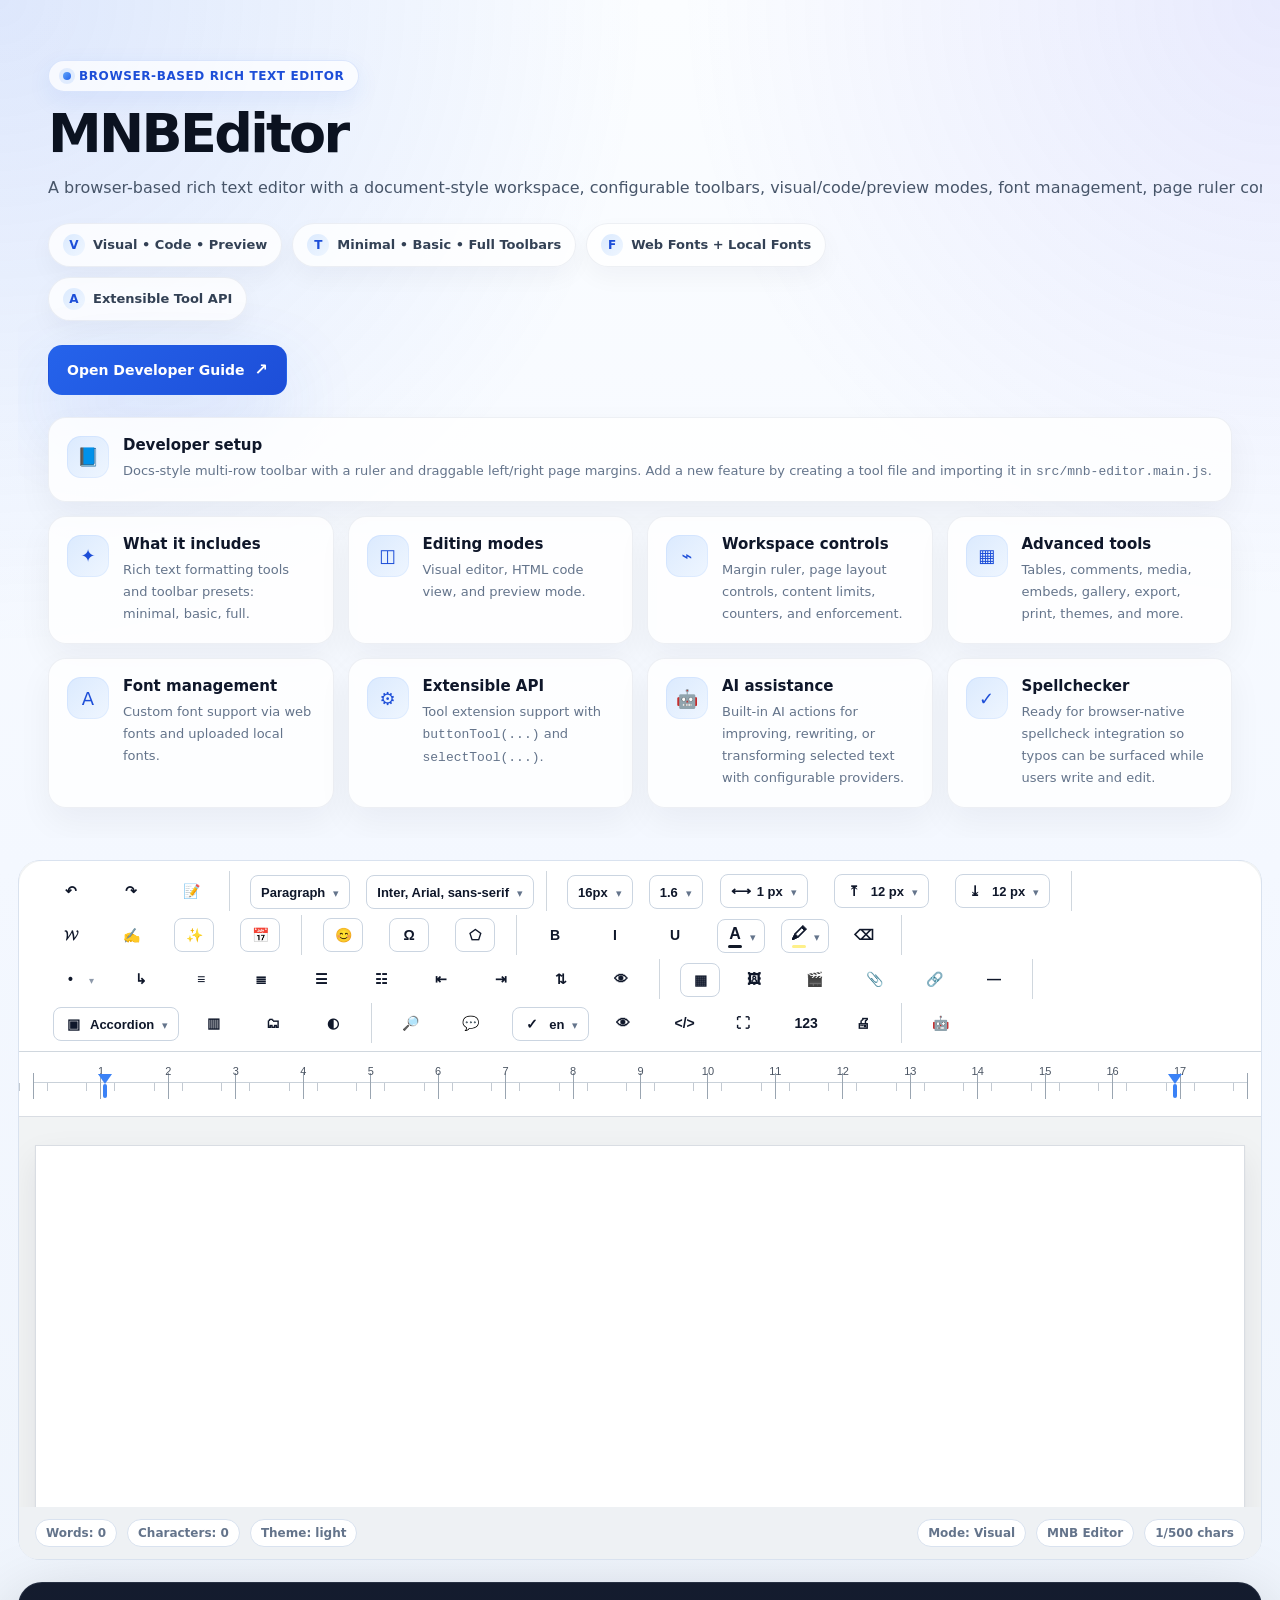
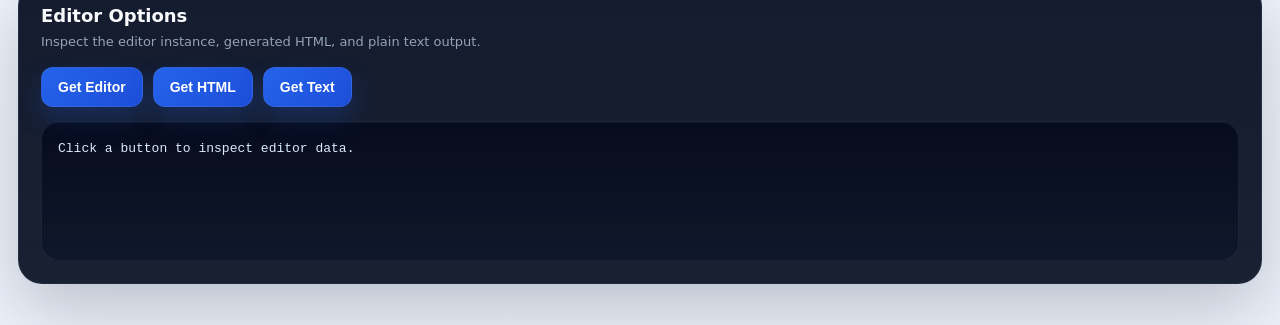
<file: index.html>
<!doctype html>
<html lang="en">
  <head>
    <meta charset="utf-8" />
    <title>MNB Editor</title>
    <meta name="viewport" content="width=device-width, initial-scale=1" />
    <link rel="stylesheet" href="./mnb-editor.css" />
    <style>
      :root {
        --bg-1: #f6f9ff;
        --bg-2: #eef4ff;
        --panel: rgba(255, 255, 255, 0.78);
        --panel-solid: #ffffff;
        --text: #0f172a;
        --muted: #64748b;
        --muted-soft: #94a3b8;
        --border: rgba(148, 163, 184, 0.18);
        --primary: #2563eb;
        --primary-dark: #1d4ed8;
        --primary-soft: rgba(37, 99, 235, 0.08);
        --shadow-sm: 0 10px 30px rgba(15, 23, 42, 0.06);
        --shadow-md: 0 18px 50px rgba(15, 23, 42, 0.1);
        --shadow-lg: 0 30px 80px rgba(37, 99, 235, 0.15);
        --radius-xl: 28px;
        --radius-lg: 22px;
        --radius-md: 16px;
        --radius-sm: 12px;
      }

      * {
        box-sizing: border-box;
      }

      html {
        scroll-behavior: smooth;
      }

      body {
        margin: 0;
        color: var(--text);
        font-family: Inter, ui-sans-serif, system-ui, -apple-system, BlinkMacSystemFont, "Segoe UI", sans-serif;
        background:
          radial-gradient(circle at top left, rgba(37, 99, 235, 0.14), transparent 28%),
          radial-gradient(circle at top right, rgba(99, 102, 241, 0.12), transparent 26%),
          linear-gradient(180deg, #fbfdff 0%, #f4f8ff 45%, #edf3fb 100%);
      }

      .page-shell {
        max-width: 1450px;
        margin: 0 auto;
        padding: 30px 18px 42px;
      }

      .editor-hero {
        position: relative;
        overflow: hidden;
        margin-bottom: 22px;
        padding: 30px;
      }

      .editor-hero::before {
        content: "";
        position: absolute;
        left: -60px;
        bottom: -80px;
        width: 240px;
        height: 240px;
        border-radius: 999px;
        background: none;
        pointer-events: none;
      }

      .editor-hero::after {
        content: "";
        position: absolute;
        right: -90px;
        top: -90px;
        width: 280px;
        height: 280px;
        border-radius: 999px;
        background: none;
        pointer-events: none;
      }

      .editor-hero-top {
        position: relative;
        z-index: 1;
        display: flex;
        align-items: flex-start;
        justify-content: space-between;
        gap: 24px;
        flex-wrap: wrap;
      }

      .editor-hero-title-wrap {
        max-width: 930px;
      }

      .hero-kicker {
        display: inline-flex;
        align-items: center;
        gap: 8px;
        margin-bottom: 14px;
        padding: 8px 14px;
        border: 1px solid rgba(37, 99, 235, 0.14);
        border-radius: 999px;
        background: rgba(255, 255, 255, 0.72);
        color: var(--primary-dark);
        font-size: 12px;
        font-weight: 700;
        letter-spacing: 0.05em;
        text-transform: uppercase;
        box-shadow: 0 8px 24px rgba(37, 99, 235, 0.08);
      }

      .hero-kicker-dot {
        width: 8px;
        height: 8px;
        border-radius: 999px;
        background: linear-gradient(135deg, #60a5fa, #2563eb);
        box-shadow: 0 0 0 4px rgba(59, 130, 246, 0.12);
      }

      .editor-hero-title-wrap h2 {
        margin: 0 0 12px;
        font-size: clamp(34px, 4.5vw, 54px);
        line-height: 1.02;
        letter-spacing: -0.05em;
        color: #0b1220;
      }

      .editor-hero-title-wrap p {
        margin: 0;
        color: #475569;
        font-size: 16px;
        line-height: 1.85;
        width: max-content;
      }

      .hero-badges {
        display: flex;
        flex-wrap: wrap;
        gap: 10px;
        margin-top: 20px;
      }

      .hero-badge {
        display: inline-flex;
        align-items: center;
        gap: 8px;
        padding: 10px 14px;
        border: 1px solid rgba(148, 163, 184, 0.16);
        border-radius: 999px;
        background: rgba(255, 255, 255, 0.78);
        color: #334155;
        font-size: 13px;
        font-weight: 600;
        box-shadow: 0 10px 24px rgba(15, 23, 42, 0.04);
      }

      .hero-badge-icon {
        display: inline-flex;
        align-items: center;
        justify-content: center;
        width: 22px;
        height: 22px;
        border-radius: 999px;
        background: linear-gradient(135deg, #dbeafe, #eff6ff);
        color: var(--primary-dark);
        font-size: 12px;
        font-weight: 800;
      }

      .editor-guide-link {
        position: relative;
        z-index: 1;
        display: inline-flex;
        align-items: center;
        justify-content: center;
        gap: 10px;
        min-height: 50px;
        padding: 12px 18px;
        border-radius: 14px;
        border: 1px solid rgba(37, 99, 235, 0.14);
        background: linear-gradient(135deg, var(--primary) 0%, var(--primary-dark) 100%);
        color: #fff;
        font-size: 14px;
        font-weight: 700;
        text-decoration: none;
        white-space: nowrap;
        box-shadow: var(--shadow-lg);
        transition: transform 0.2s ease, box-shadow 0.2s ease, opacity 0.2s ease;
      }

      .editor-guide-link:hover {
        transform: translateY(-1px);
        box-shadow: 0 22px 55px rgba(37, 99, 235, 0.22);
        opacity: 0.98;
      }

      .guide-arrow {
        font-size: 16px;
        line-height: 1;
      }

      .editor-hero-features {
        position: relative;
        z-index: 1;
        display: grid;
        grid-template-columns: repeat(4, minmax(0, 1fr));
        gap: 14px;
        margin-top: 22px;
      }

      .editor-feature-card {
        display: flex;
        gap: 14px;
        align-items: flex-start;
        padding: 18px;
        border: 1px solid rgba(148, 163, 184, 0.16);
        border-radius: 18px;
        background: rgba(255, 255, 255, 0.82);
        box-shadow: 0 14px 34px rgba(15, 23, 42, 0.05);
        transition: transform 0.18s ease, box-shadow 0.18s ease, border-color 0.18s ease;
      }

      .editor-feature-card:hover {
        transform: translateY(-2px);
        border-color: rgba(37, 99, 235, 0.18);
        box-shadow: 0 18px 40px rgba(37, 99, 235, 0.10);
      }

      .editor-feature-card.feature-wide {
        grid-column: 1 / -1;
      }

      .feature-icon {
        flex: 0 0 auto;
        display: inline-flex;
        align-items: center;
        justify-content: center;
        width: 42px;
        height: 42px;
        border-radius: 14px;
        background: linear-gradient(135deg, #dbeafe, #eff6ff);
        color: var(--primary-dark);
        font-size: 18px;
        box-shadow: inset 0 0 0 1px rgba(59, 130, 246, 0.08);
      }

      .feature-content strong {
        display: block;
        margin-bottom: 6px;
        font-size: 15px;
        color: #0f172a;
      }

      .feature-content span {
        display: block;
        color: var(--muted);
        font-size: 13px;
        line-height: 1.7;
      }

      .editor-stage {
        margin-top: 4px;
        padding: 14px;
        border: 1px solid var(--border);
        border-radius: 28px;
        background: rgba(255, 255, 255, 0.62);
        backdrop-filter: blur(10px);
        box-shadow: var(--shadow-md);
      }

      #editor {
        border-radius: 22px;
        overflow: hidden;
      }

      .editor-bottom-panel {
        margin-top: 22px;
        padding: 22px;
        border-radius: 24px;
        border: 1px solid rgba(148, 163, 184, 0.12);
        background:
          linear-gradient(180deg, rgba(15, 23, 42, 0.98) 0%, rgba(15, 23, 42, 0.96) 100%);
        box-shadow: 0 24px 70px rgba(2, 6, 23, 0.22);
      }

      .editor-bottom-head {
        display: flex;
        align-items: flex-start;
        justify-content: space-between;
        gap: 16px;
        flex-wrap: wrap;
        margin-bottom: 14px;
      }

      .editor-bottom-head h3 {
        margin: 0 0 6px;
        font-size: 18px;
        color: #f8fafc;
      }

      .editor-bottom-head p {
        margin: 0;
        color: #94a3b8;
        font-size: 13px;
        line-height: 1.6;
      }

      .editor-bottom-actions {
        display: flex;
        flex-wrap: wrap;
        gap: 10px;
        margin-bottom: 14px;
      }

      .editor-bottom-actions button {
        appearance: none;
        border: 1px solid rgba(148, 163, 184, 0.12);
        border-radius: 12px;
        padding: 11px 16px;
        font-size: 14px;
        font-weight: 700;
        cursor: pointer;
        background: linear-gradient(135deg, #2563eb 0%, #1d4ed8 100%);
        color: #fff;
        box-shadow: 0 12px 26px rgba(37, 99, 235, 0.22);
        transition: transform 0.18s ease, box-shadow 0.18s ease, opacity 0.18s ease;
      }

      .editor-bottom-actions button:hover {
        transform: translateY(-1px);
        box-shadow: 0 18px 34px rgba(37, 99, 235, 0.28);
      }

      #editorOutput {
        min-height: 140px;
        max-height: 340px;
        overflow: auto;
        margin: 0;
        padding: 16px;
        border: 1px solid rgba(148, 163, 184, 0.12);
        border-radius: 18px;
        background:
          linear-gradient(180deg, rgba(2, 6, 23, 0.76) 0%, rgba(15, 23, 42, 0.94) 100%);
        color: #dbeafe;
        font-size: 13px;
        line-height: 1.7;
        white-space: pre-wrap;
        word-break: break-word;
        box-shadow: inset 0 1px 0 rgba(255, 255, 255, 0.03);
      }

      @media (max-width: 1080px) {
        .editor-hero-features {
          grid-template-columns: 1fr;
        }

        .editor-feature-card.feature-wide {
          grid-column: auto;
        }
      }

      @media (max-width: 768px) {
        .page-shell {
          padding: 18px 14px 28px;
        }

        .editor-hero,
        .editor-bottom-panel {
          padding: 18px;
          border-radius: 20px;
        }

        .editor-stage {
          padding: 10px;
          border-radius: 20px;
        }

        .editor-hero-top {
          flex-direction: column;
          align-items: stretch;
        }

        .editor-guide-link {
          width: 100%;
        }

        .hero-badges {
          gap: 8px;
        }

        .hero-badge {
          width: 100%;
          justify-content: flex-start;
        }

        .editor-feature-card {
          padding: 16px;
        }
      }
    </style>
  </head>
  <body>
    <div class="page-shell">
      <div class="editor-hero">
        <div class="editor-hero-top">
          <div class="editor-hero-title-wrap">
            <div class="hero-kicker">
              <span class="hero-kicker-dot"></span>
              Browser-based rich text editor
            </div>

            <h2>MNBEditor</h2>

            <p>
              A browser-based rich text editor with a document-style workspace,
              configurable toolbars, visual/code/preview modes, font management,
              page ruler controls, alerts, modal forms, and an extensible tool system.
            </p>

            <div class="hero-badges">
              <span class="hero-badge">
                <span class="hero-badge-icon">V</span>
                Visual • Code • Preview
              </span>

              <span class="hero-badge">
                <span class="hero-badge-icon">T</span>
                Minimal • Basic • Full Toolbars
              </span>

              <span class="hero-badge">
                <span class="hero-badge-icon">F</span>
                Web Fonts + Local Fonts
              </span>

              <span class="hero-badge">
                <span class="hero-badge-icon">A</span>
                Extensible Tool API
              </span>
            </div>
          </div>

          <a
            class="editor-guide-link"
            href="./MNBEditor_Guide.html"
            target="_blank"
            rel="noopener noreferrer"
          >
            Open Developer Guide
            <span class="guide-arrow">↗</span>
          </a>
        </div>

        <div class="editor-hero-features">
          <div class="editor-feature-card feature-wide">
            <div class="feature-icon">📘</div>
            <div class="feature-content">
              <strong>Developer setup</strong>
              <span>
                Docs-style multi-row toolbar with a ruler and draggable left/right page margins.
                Add a new feature by creating a tool file and importing it in
                <code>src/mnb-editor.main.js</code>.
              </span>
            </div>
          </div>

          <div class="editor-feature-card">
            <div class="feature-icon">✦</div>
            <div class="feature-content">
              <strong>What it includes</strong>
              <span>Rich text formatting tools and toolbar presets: minimal, basic, full.</span>
            </div>
          </div>

          <div class="editor-feature-card">
            <div class="feature-icon">◫</div>
            <div class="feature-content">
              <strong>Editing modes</strong>
              <span>Visual editor, HTML code view, and preview mode.</span>
            </div>
          </div>

          <div class="editor-feature-card">
            <div class="feature-icon">⌁</div>
            <div class="feature-content">
              <strong>Workspace controls</strong>
              <span>Margin ruler, page layout controls, content limits, counters, and enforcement.</span>
            </div>
          </div>

          <div class="editor-feature-card">
            <div class="feature-icon">▦</div>
            <div class="feature-content">
              <strong>Advanced tools</strong>
              <span>Tables, comments, media, embeds, gallery, export, print, themes, and more.</span>
            </div>
          </div>

          <div class="editor-feature-card">
            <div class="feature-icon">A</div>
            <div class="feature-content">
              <strong>Font management</strong>
              <span>Custom font support via web fonts and uploaded local fonts.</span>
            </div>
          </div>

          <div class="editor-feature-card">
            <div class="feature-icon">⚙</div>
            <div class="feature-content">
              <strong>Extensible API</strong>
              <span>Tool extension support with <code>buttonTool(...)</code> and <code>selectTool(...)</code>.</span>
            </div>
          </div>

          <div class="editor-feature-card">
  <div class="feature-icon">🤖</div>
  <div class="feature-content">
    <strong>AI assistance</strong>
    <span>Built-in AI actions for improving, rewriting, or transforming selected text with configurable providers.</span>
  </div>
</div>

<div class="editor-feature-card">
  <div class="feature-icon">✓</div>
  <div class="feature-content">
    <strong>Spellchecker</strong>
    <span>Ready for browser-native spellcheck integration so typos can be surfaced while users write and edit.</span>
  </div>
</div>

        </div>
      </div>

      <div class="">
        <div id="editor"></div>
      </div>

      <div class="editor-bottom-panel">
        <div class="editor-bottom-head">
          <div>
            <h3>Editor Options</h3>
            <p>Inspect the editor instance, generated HTML, and plain text output.</p>
          </div>
        </div>

        <div class="editor-bottom-actions">
          <button type="button" id="getEditorBtn">Get Editor</button>
          <button type="button" id="getHtmlBtn">Get HTML</button>
          <button type="button" id="getTextBtn">Get Text</button>
        </div>

        <pre id="editorOutput">Click a button to inspect editor data.</pre>
      </div>
    </div>

    <script type="module">
      import { mountMNBEditor } from './src/mnb-editor.main.js';

      /*const editor = mountMNBEditor('#editor', {
        theme: 'light',
        height: '500px',
        toolbarCollapsible: true,
        collapseToolbarBelow: 9999,
        collapsedToolbarRows: 2,
        contentLimit: {
          max: 500,
          type: 'chars',
          mode: 'hard',
          showCounter: true
        },
      });*/

        const editor = mountMNBEditor('#editor', {
          theme: 'light',
          height: '700px',
          toolbarCollapsible: true,
          collapseToolbarBelow: 9999,
          collapsedToolbarRows: 2,
          contentLimit: {
            max: 500,
            type: 'chars',
            mode: 'hard',
            showCounter: true
          },

          ai: {
            endpoint: '',
            defaultProvider: 'openai',
            defaultAction: 'improve',
            defaultApplyMode: 'replace-selection',
            includeDocumentDefault: false,
            providers: [
              { label: 'Anthropic', value: 'anthropic' },
              { label: 'OpenAI', value: 'openai' },
              { label: 'Google', value: 'google' },
              { label: 'OpenRouter', value: 'openrouter' },
              { label: 'Fireworks', value: 'fireworks' },
              { label: 'Baseten', value: 'baseten' },
              { label: 'Ollama', value: 'ollama' },
            ],
          },
        });

      const output = document.getElementById('editorOutput');

      document.getElementById('getEditorBtn').addEventListener('click', () => {
        window.mnbEditor = editor;

        const info = {
          message: 'Editor instance saved to window.mnbEditor',
          availableMethods: Object.keys(editor).filter((key) => typeof editor[key] === 'function'),
        };

        output.textContent = JSON.stringify(info, null, 2);
        console.log('MNB Editor instance:', editor);
      });

      document.getElementById('getHtmlBtn').addEventListener('click', () => {
        try {
          output.textContent = editor.getHTML ? editor.getHTML() : 'getHTML() method not found.';
        } catch (error) {
          output.textContent = 'Error getting HTML: ' + error.message;
        }
      });

      document.getElementById('getTextBtn').addEventListener('click', () => {
        try {
          output.textContent = editor.getText ? editor.getText() : 'getText() method not found.';
        } catch (error) {
          output.textContent = 'Error getting text: ' + error.message;
        }
      });
    </script>
  </body>
</html>
</file>
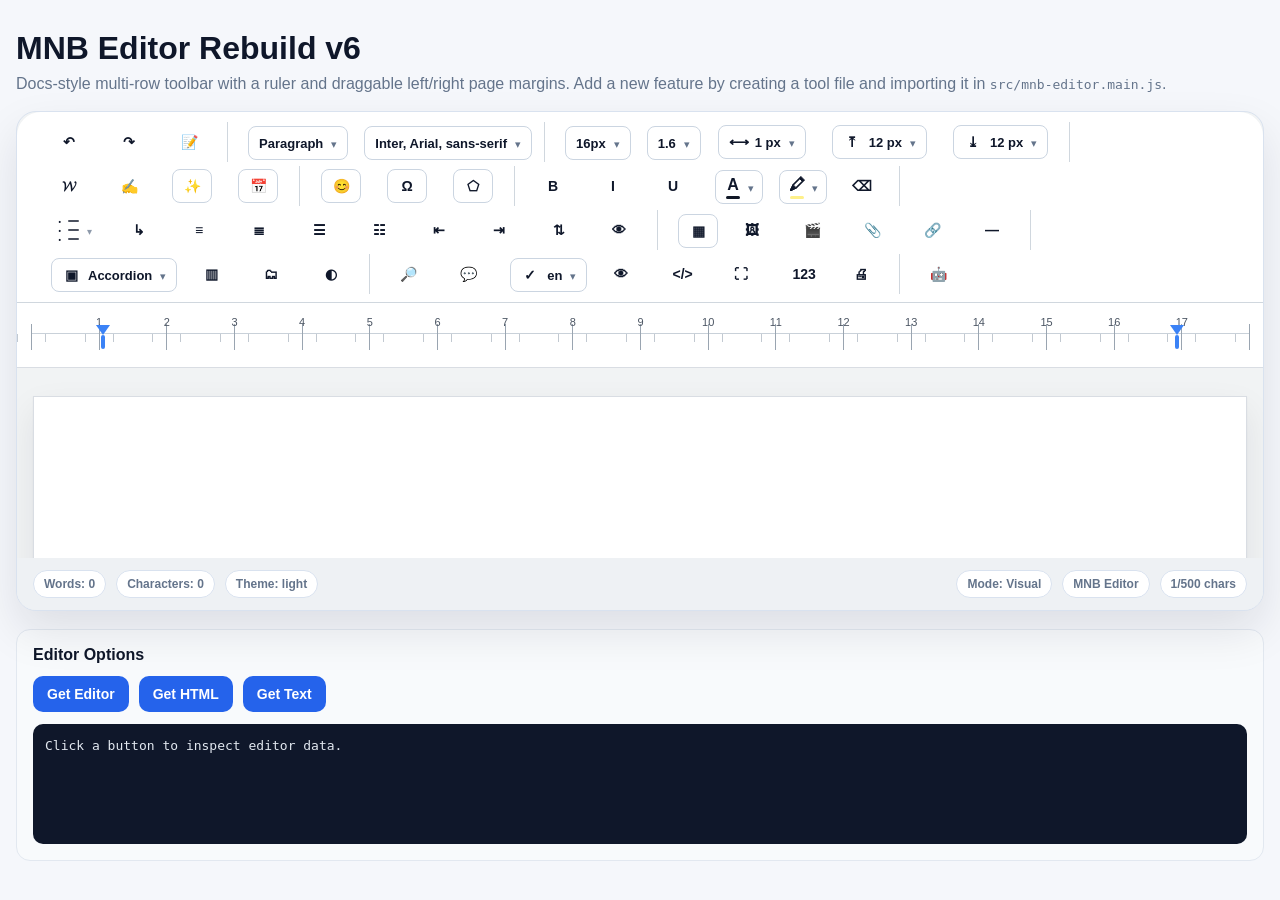
<file: demo.html>
<!doctype html>
<html lang="en">
  <head>
    <meta charset="utf-8" />
    <title>MNB Editor Rebuild v6</title>
    <meta name="viewport" content="width=device-width, initial-scale=1" />
    <link rel="stylesheet" href="./mnb-editor.css" />
    <style>
      .editor-bottom-panel {
        margin-top: 18px;
        padding: 16px;
        border: 1px solid #e2e8f0;
        border-radius: 14px;
        background: #f8fafc;
      }

      .editor-bottom-panel h3 {
        margin: 0 0 12px;
        font-size: 16px;
        color: #0f172a;
      }

      .editor-bottom-actions {
        display: flex;
        flex-wrap: wrap;
        gap: 10px;
        margin-bottom: 12px;
      }

      .editor-bottom-actions button {
        appearance: none;
        border: 0;
        border-radius: 10px;
        padding: 10px 14px;
        font-size: 14px;
        font-weight: 600;
        cursor: pointer;
        background: #2563eb;
        color: #fff;
      }

      .editor-bottom-actions button:hover {
        opacity: 0.95;
      }

      #editorOutput {
        min-height: 120px;
        max-height: 320px;
        overflow: auto;
        margin: 0;
        padding: 12px;
        border-radius: 10px;
        background: #0f172a;
        color: #e2e8f0;
        font-size: 13px;
        line-height: 1.5;
        white-space: pre-wrap;
        word-break: break-word;
      }
    </style>
  </head>
  <body>
    <div style="max-width:1400px;margin:30px auto;padding:0 16px;">
      <div style="margin-bottom:18px;">
        <h1 style="margin:0 0 8px;">MNB Editor Rebuild v6</h1>
        <p style="margin:0;color:#64748b;">
          Docs-style multi-row toolbar with a ruler and draggable left/right
          page margins. Add a new feature by creating a tool file and importing
          it in <code>src/mnb-editor.main.js</code>.
        </p>
      </div>

      <div id="editor"></div>

      <div class="editor-bottom-panel">
        <h3>Editor Options</h3>
        <div class="editor-bottom-actions">
          <button type="button" id="getEditorBtn">Get Editor</button>
          <button type="button" id="getHtmlBtn">Get HTML</button>
          <button type="button" id="getTextBtn">Get Text</button>
        </div>
        <pre id="editorOutput">Click a button to inspect editor data.</pre>
      </div>
    </div>

    <script type="module">
      import { mountMNBEditor } from './src/mnb-editor.main.js';

      const editor = mountMNBEditor('#editor', {
        theme: 'light',
        height: '500px',
        toolbarCollapsible: true,
        collapseToolbarBelow: 9999,
        collapsedToolbarRows: 2,
        contentLimit: {
          max: 500,
          type: 'chars',
          mode: 'hard',
          showCounter: true
        },
       
      });

      const output = document.getElementById('editorOutput');

      document.getElementById('getEditorBtn').addEventListener('click', () => {
        window.mnbEditor = editor;

        const info = {
          message: 'Editor instance saved to window.mnbEditor',
          availableMethods: Object.keys(editor).filter((key) => typeof editor[key] === 'function'),
        };

        output.textContent = JSON.stringify(info, null, 2);
        console.log('MNB Editor instance:', editor);
      });

      document.getElementById('getHtmlBtn').addEventListener('click', () => {
        try {
          output.textContent = editor.getHTML ? editor.getHTML() : 'getHTML() method not found.';
        } catch (error) {
          output.textContent = 'Error getting HTML: ' + error.message;
        }
      });

      document.getElementById('getTextBtn').addEventListener('click', () => {
        try {
          output.textContent = editor.getText ? editor.getText() : 'getText() method not found.';
        } catch (error) {
          output.textContent = 'Error getting text: ' + error.message;
        }
      });
    </script>
  </body>
</html>
</file>
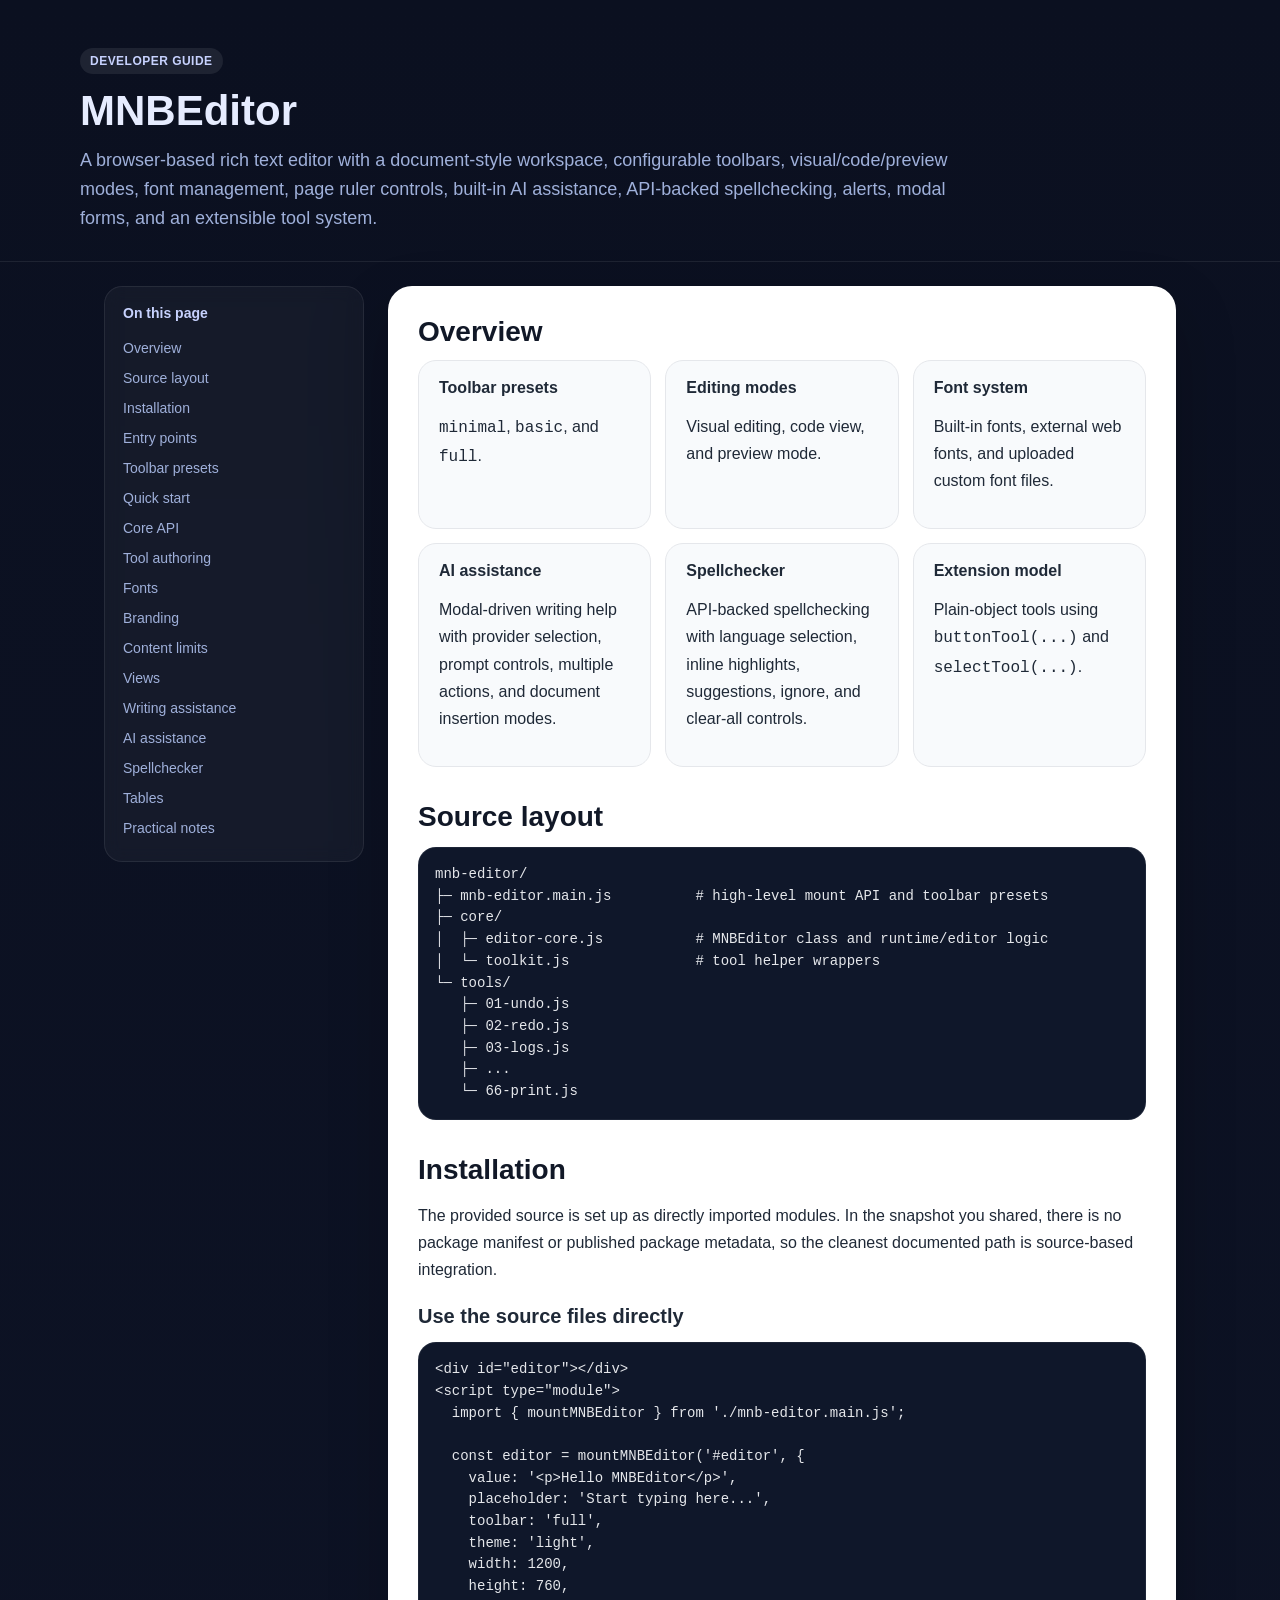
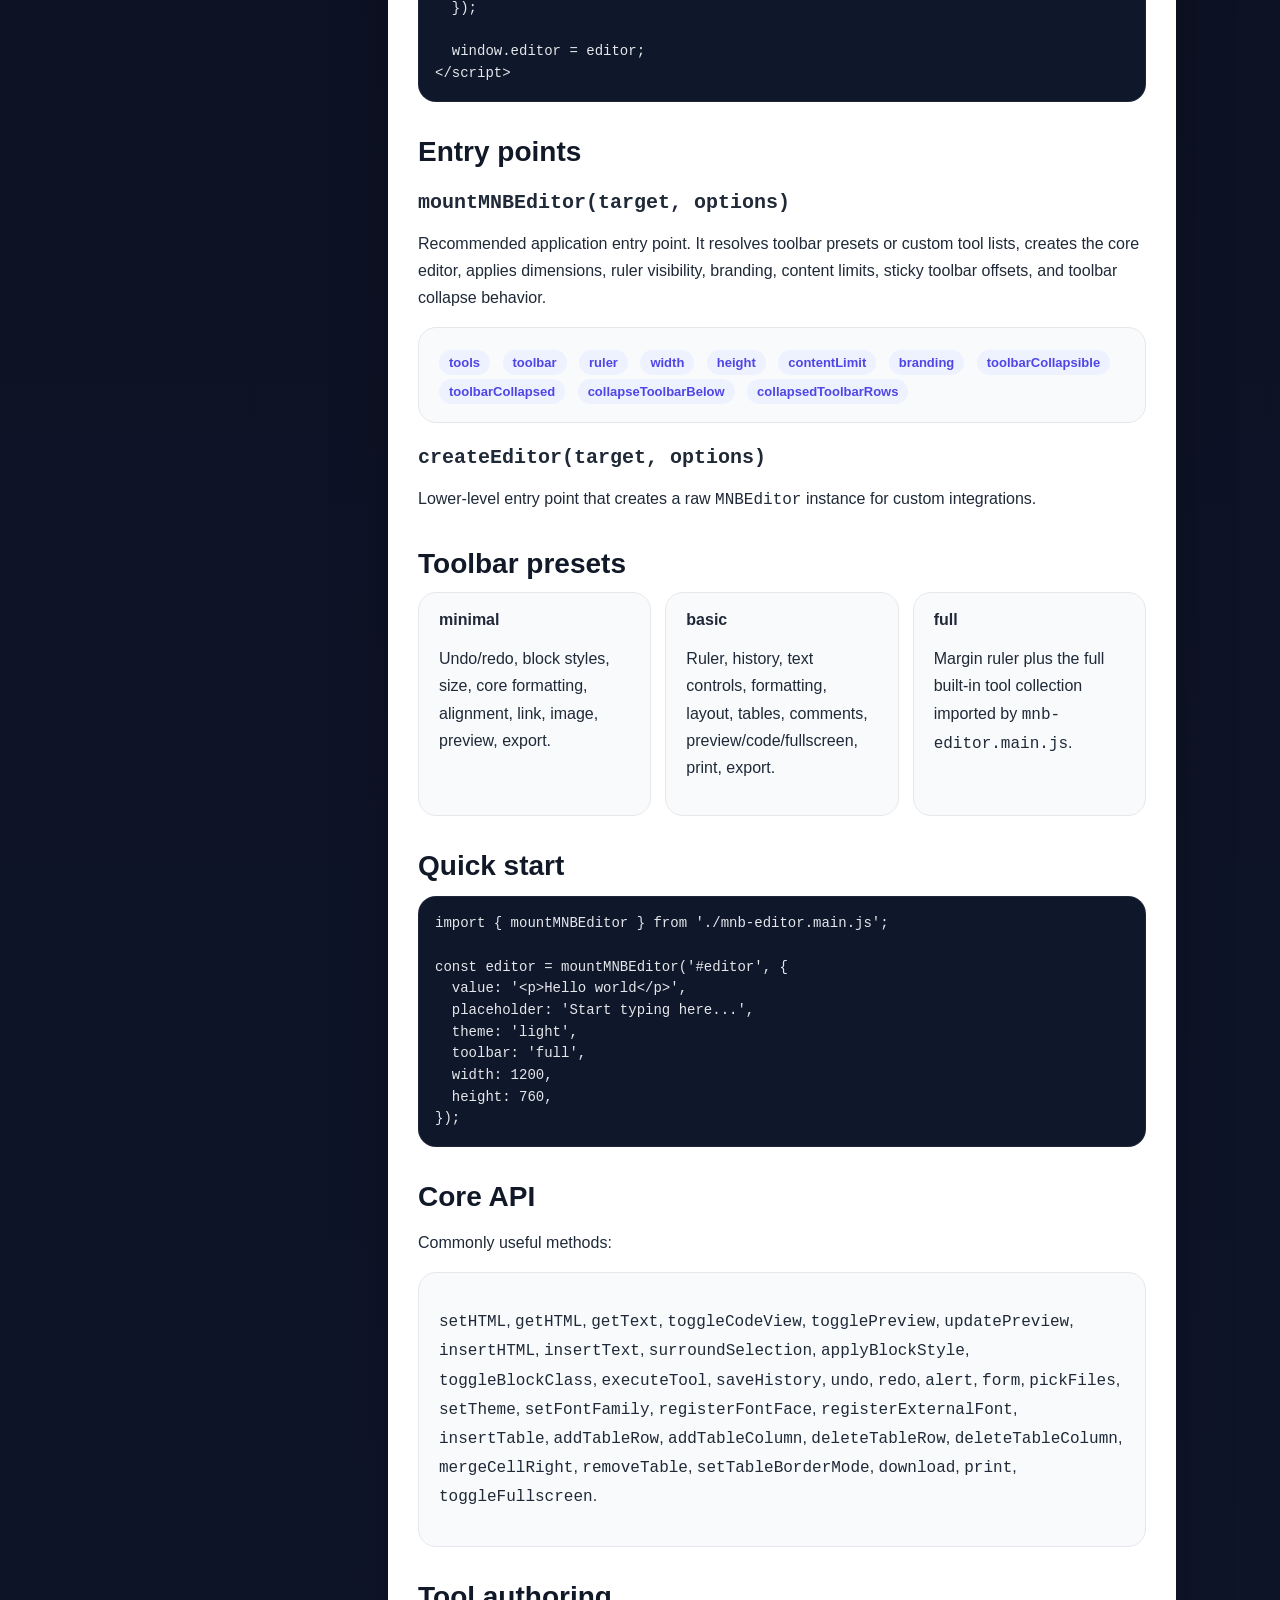
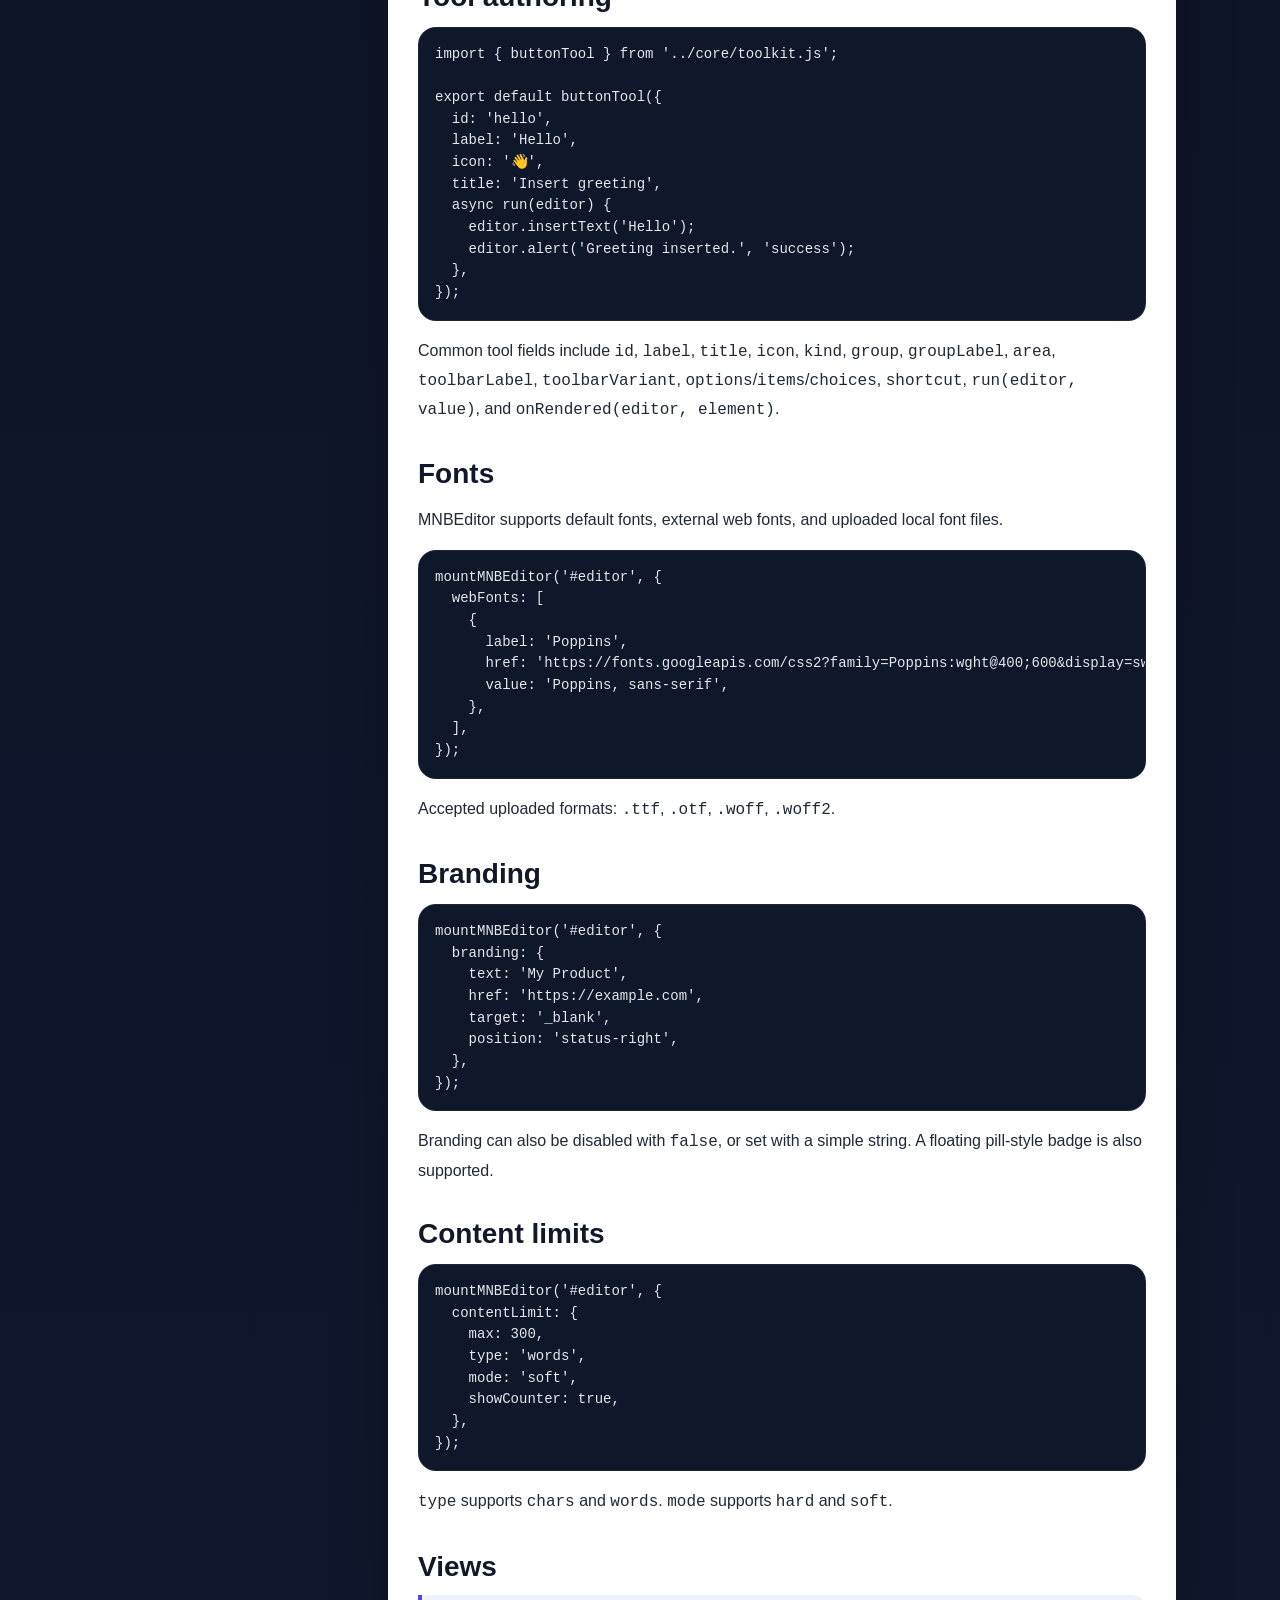
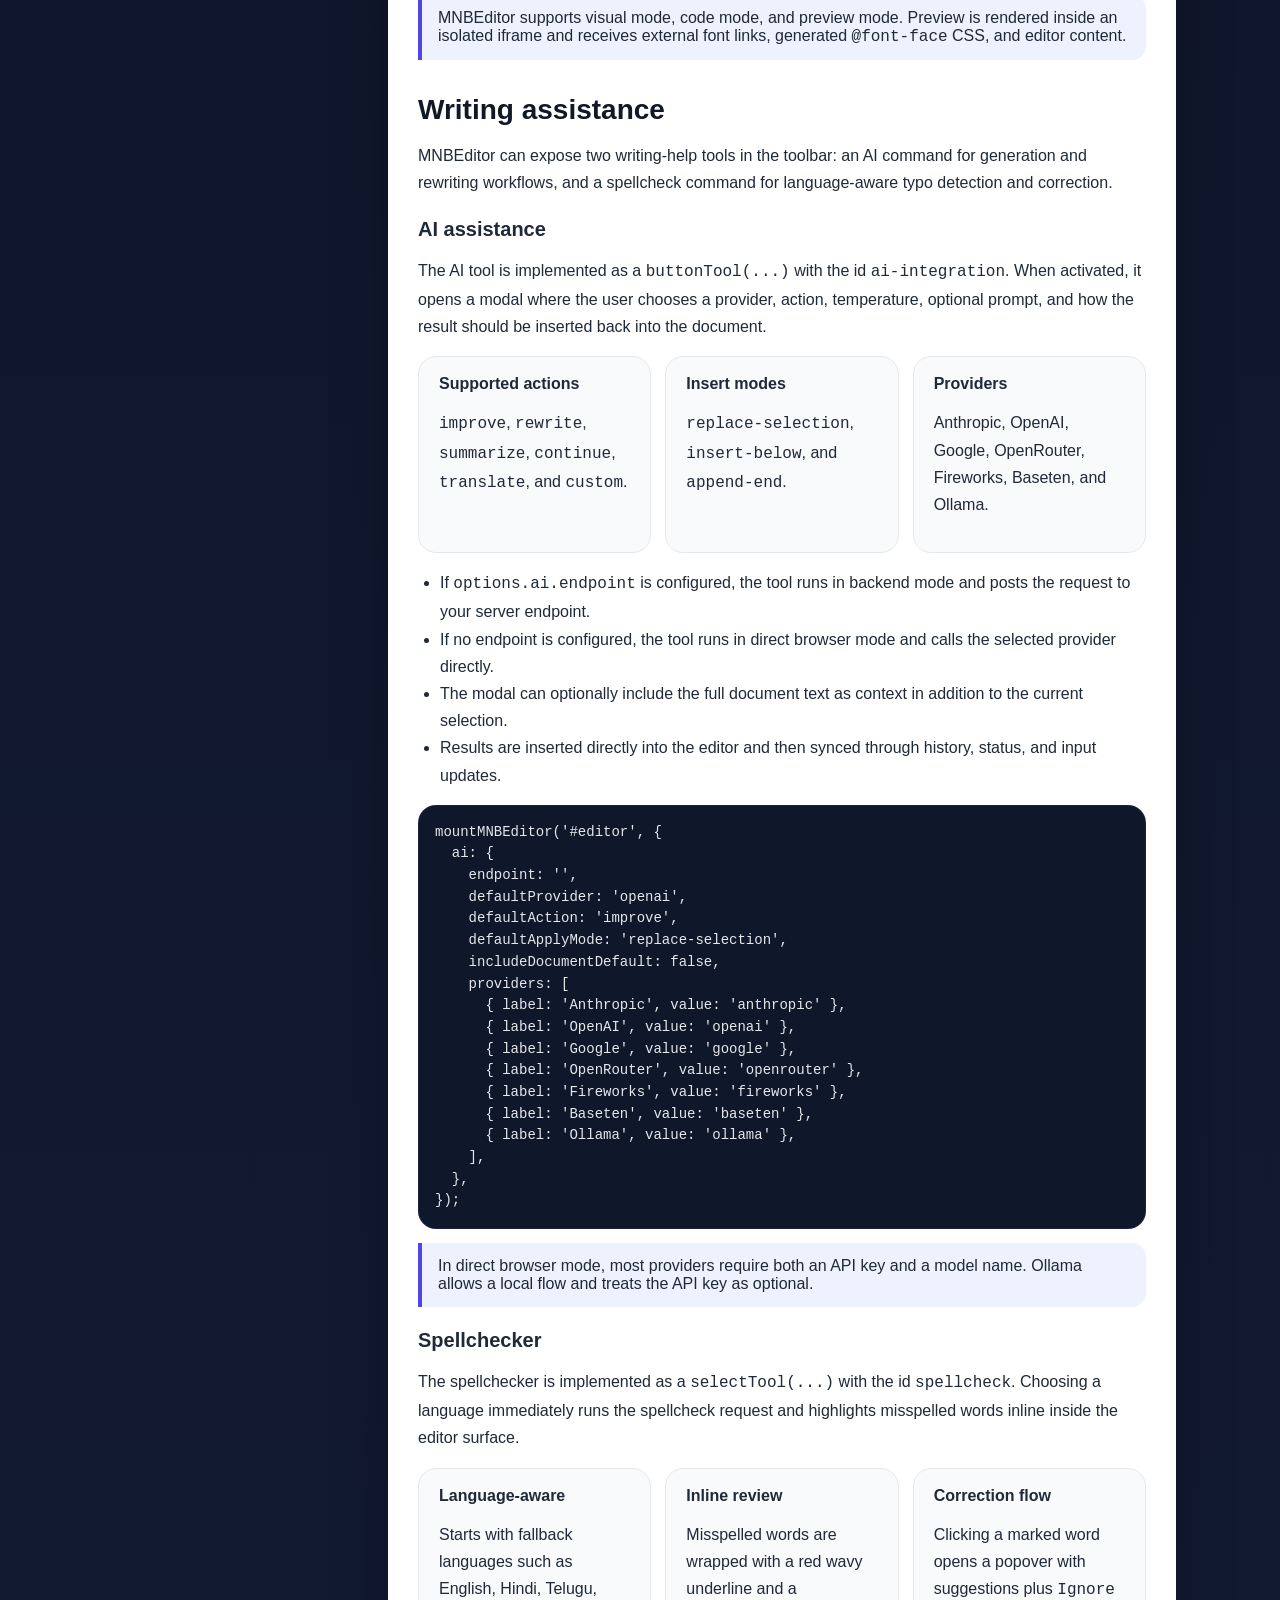
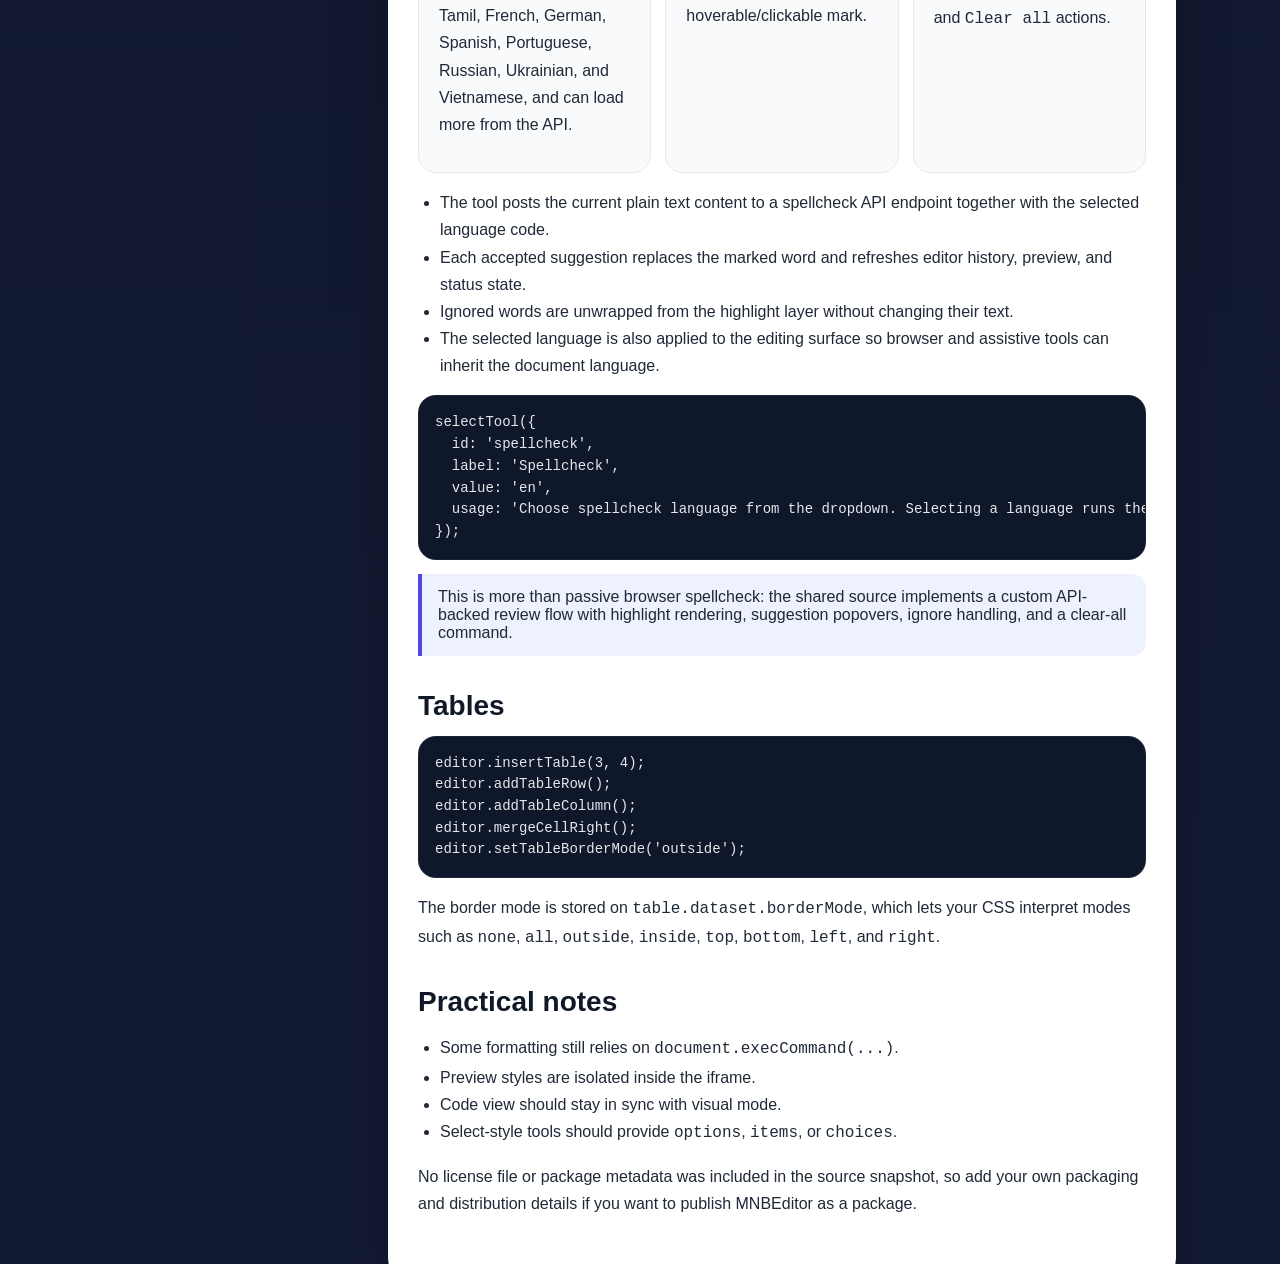
<file: MNBEditor_Guide.html>
<!DOCTYPE html>
<html lang="en">
<head>
  <meta charset="UTF-8" />
  <meta name="viewport" content="width=device-width, initial-scale=1.0" />
  <title>MNBEditor Developer Guide</title>
  <style>
    :root {
      --bg: #0b1020;
      --panel: #121933;
      --panel-2: #ffffff;
      --text: #e6ecff;
      --muted: #9fb0da;
      --body: #1f2937;
      --border: #e5e7eb;
      --code-bg: #0f172a;
      --accent: #4f46e5;
      --accent-2: #eef2ff;
    }
    * { box-sizing: border-box; }
    body {
      margin: 0;
      font-family: Inter, Arial, Helvetica, sans-serif;
      background: linear-gradient(180deg, #0b1020 0%, #131b34 100%);
      color: var(--text);
    }
    .hero {
      padding: 48px 24px 28px;
      border-bottom: 1px solid rgba(255,255,255,.08);
    }
    .hero-inner {
      max-width: 1120px;
      margin: 0 auto;
    }
    .eyebrow {
      display: inline-block;
      padding: 6px 10px;
      border-radius: 999px;
      background: rgba(255,255,255,.08);
      color: #c7d2fe;
      font-size: 12px;
      font-weight: 700;
      letter-spacing: .04em;
      text-transform: uppercase;
    }
    h1 {
      margin: 14px 0 12px;
      font-size: 42px;
      line-height: 1.1;
    }
    .subtitle {
      max-width: 900px;
      font-size: 18px;
      line-height: 1.6;
      color: var(--muted);
      margin: 0;
    }
    .layout {
      max-width: 1120px;
      margin: 0 auto;
      display: grid;
      grid-template-columns: 260px minmax(0, 1fr);
      gap: 24px;
      padding: 24px;
      align-items: start;
    }
    nav {
      position: sticky;
      top: 20px;
      background: rgba(255,255,255,.04);
      border: 1px solid rgba(255,255,255,.08);
      border-radius: 18px;
      padding: 18px;
      backdrop-filter: blur(8px);
    }
    nav h2 {
      margin: 0 0 12px;
      font-size: 14px;
      color: #c7d2fe;
    }
    nav a {
      display: block;
      color: var(--muted);
      text-decoration: none;
      padding: 7px 0;
      font-size: 14px;
    }
    nav a:hover { color: #fff; }
    main {
      background: var(--panel-2);
      color: var(--body);
      border-radius: 24px;
      padding: 30px;
      box-shadow: 0 24px 60px rgba(0,0,0,.22);
    }
    section { margin-bottom: 34px; }
    h2 {
      margin: 0 0 12px;
      font-size: 28px;
      color: #111827;
    }
    h3 {
      margin: 22px 0 10px;
      font-size: 20px;
      color: #1f2937;
    }
    p, li {
      font-size: 16px;
      line-height: 1.7;
    }
    ul { padding-left: 22px; }
    .card {
      background: #f8fafc;
      border: 1px solid var(--border);
      border-radius: 18px;
      padding: 18px 20px;
    }
    pre {
      overflow: auto;
      background: var(--code-bg);
      color: #e5e7eb;
      border-radius: 18px;
      padding: 16px;
      font-size: 14px;
      line-height: 1.55;
      border: 1px solid rgba(255,255,255,.06);
    }
    code {
      font-family: ui-monospace, SFMono-Regular, Menlo, Monaco, Consolas, monospace;
    }
    .grid {
      display: grid;
      grid-template-columns: repeat(auto-fit, minmax(220px, 1fr));
      gap: 14px;
    }
    .pill {
      display: inline-block;
      padding: 5px 10px;
      background: var(--accent-2);
      color: var(--accent);
      border-radius: 999px;
      font-weight: 700;
      font-size: 13px;
      margin: 4px 8px 0 0;
    }
    .note {
      border-left: 4px solid var(--accent);
      background: #eef2ff;
      padding: 14px 16px;
      border-radius: 0 14px 14px 0;
    }
    @media (max-width: 920px) {
      .layout { grid-template-columns: 1fr; }
      nav { position: static; }
      h1 { font-size: 34px; }
      main { padding: 22px; }
    }
  </style>
</head>
<body>
  <header class="hero">
    <div class="hero-inner">
      <span class="eyebrow">Developer Guide</span>
      <h1>MNBEditor</h1>
      <p class="subtitle">A browser-based rich text editor with a document-style workspace, configurable toolbars, visual/code/preview modes, font management, page ruler controls, built-in AI assistance, API-backed spellchecking, alerts, modal forms, and an extensible tool system.</p>
    </div>
  </header>

  <div class="layout">
    <nav>
      <h2>On this page</h2>
      <a href="#overview">Overview</a>
      <a href="#layout">Source layout</a>
      <a href="#installation">Installation</a>
      <a href="#entry-points">Entry points</a>
      <a href="#presets">Toolbar presets</a>
      <a href="#quick-start">Quick start</a>
      <a href="#api">Core API</a>
      <a href="#tools">Tool authoring</a>
      <a href="#fonts">Fonts</a>
      <a href="#branding">Branding</a>
      <a href="#limits">Content limits</a>
      <a href="#views">Views</a>
      <a href="#writing-assistance">Writing assistance</a>
      <a href="#ai-assistance">AI assistance</a>
      <a href="#spellchecker">Spellchecker</a>
      <a href="#tables">Tables</a>
      <a href="#notes">Practical notes</a>
    </nav>

    <main>
      <section id="overview">
        <h2>Overview</h2>
        <div class="grid">
          <div class="card"><strong>Toolbar presets</strong><p><code>minimal</code>, <code>basic</code>, and <code>full</code>.</p></div>
          <div class="card"><strong>Editing modes</strong><p>Visual editing, code view, and preview mode.</p></div>
          <div class="card"><strong>Font system</strong><p>Built-in fonts, external web fonts, and uploaded custom font files.</p></div>
          <div class="card"><strong>AI assistance</strong><p>Modal-driven writing help with provider selection, prompt controls, multiple actions, and document insertion modes.</p></div>
          <div class="card"><strong>Spellchecker</strong><p>API-backed spellchecking with language selection, inline highlights, suggestions, ignore, and clear-all controls.</p></div>
          <div class="card"><strong>Extension model</strong><p>Plain-object tools using <code>buttonTool(...)</code> and <code>selectTool(...)</code>.</p></div>
        </div>
      </section>

      <section id="layout">
        <h2>Source layout</h2>
        <pre><code>mnb-editor/
├─ mnb-editor.main.js          # high-level mount API and toolbar presets
├─ core/
│  ├─ editor-core.js           # MNBEditor class and runtime/editor logic
│  └─ toolkit.js               # tool helper wrappers
└─ tools/
   ├─ 01-undo.js
   ├─ 02-redo.js
   ├─ 03-logs.js
   ├─ ...
   └─ 66-print.js</code></pre>
      </section>

      <section id="installation">
        <h2>Installation</h2>
        <p>The provided source is set up as directly imported modules. In the snapshot you shared, there is no package manifest or published package metadata, so the cleanest documented path is source-based integration.</p>
        <h3>Use the source files directly</h3>
        <pre><code>&lt;div id="editor"&gt;&lt;/div&gt;
&lt;script type="module"&gt;
  import { mountMNBEditor } from './mnb-editor.main.js';

  const editor = mountMNBEditor('#editor', {
    value: '&lt;p&gt;Hello MNBEditor&lt;/p&gt;',
    placeholder: 'Start typing here...',
    toolbar: 'full',
    theme: 'light',
    width: 1200,
    height: 760,
  });

  window.editor = editor;
&lt;/script&gt;</code></pre>
      </section>

      <section id="entry-points">
        <h2>Entry points</h2>
        <h3><code>mountMNBEditor(target, options)</code></h3>
        <p>Recommended application entry point. It resolves toolbar presets or custom tool lists, creates the core editor, applies dimensions, ruler visibility, branding, content limits, sticky toolbar offsets, and toolbar collapse behavior.</p>
        <div class="card">
          <span class="pill">tools</span>
          <span class="pill">toolbar</span>
          <span class="pill">ruler</span>
          <span class="pill">width</span>
          <span class="pill">height</span>
          <span class="pill">contentLimit</span>
          <span class="pill">branding</span>
          <span class="pill">toolbarCollapsible</span>
          <span class="pill">toolbarCollapsed</span>
          <span class="pill">collapseToolbarBelow</span>
          <span class="pill">collapsedToolbarRows</span>
        </div>
        <h3><code>createEditor(target, options)</code></h3>
        <p>Lower-level entry point that creates a raw <code>MNBEditor</code> instance for custom integrations.</p>
      </section>

      <section id="presets">
        <h2>Toolbar presets</h2>
        <div class="grid">
          <div class="card"><strong>minimal</strong><p>Undo/redo, block styles, size, core formatting, alignment, link, image, preview, export.</p></div>
          <div class="card"><strong>basic</strong><p>Ruler, history, text controls, formatting, layout, tables, comments, preview/code/fullscreen, print, export.</p></div>
          <div class="card"><strong>full</strong><p>Margin ruler plus the full built-in tool collection imported by <code>mnb-editor.main.js</code>.</p></div>
        </div>
      </section>

      <section id="quick-start">
        <h2>Quick start</h2>
        <pre><code>import { mountMNBEditor } from './mnb-editor.main.js';

const editor = mountMNBEditor('#editor', {
  value: '&lt;p&gt;Hello world&lt;/p&gt;',
  placeholder: 'Start typing here...',
  theme: 'light',
  toolbar: 'full',
  width: 1200,
  height: 760,
});</code></pre>
      </section>

      <section id="api">
        <h2>Core API</h2>
        <p>Commonly useful methods:</p>
        <div class="card">
          <p><code>setHTML</code>, <code>getHTML</code>, <code>getText</code>, <code>toggleCodeView</code>, <code>togglePreview</code>, <code>updatePreview</code>, <code>insertHTML</code>, <code>insertText</code>, <code>surroundSelection</code>, <code>applyBlockStyle</code>, <code>toggleBlockClass</code>, <code>executeTool</code>, <code>saveHistory</code>, <code>undo</code>, <code>redo</code>, <code>alert</code>, <code>form</code>, <code>pickFiles</code>, <code>setTheme</code>, <code>setFontFamily</code>, <code>registerFontFace</code>, <code>registerExternalFont</code>, <code>insertTable</code>, <code>addTableRow</code>, <code>addTableColumn</code>, <code>deleteTableRow</code>, <code>deleteTableColumn</code>, <code>mergeCellRight</code>, <code>removeTable</code>, <code>setTableBorderMode</code>, <code>download</code>, <code>print</code>, <code>toggleFullscreen</code>.</p>
        </div>
      </section>

      <section id="tools">
        <h2>Tool authoring</h2>
        <pre><code>import { buttonTool } from '../core/toolkit.js';

export default buttonTool({
  id: 'hello',
  label: 'Hello',
  icon: '👋',
  title: 'Insert greeting',
  async run(editor) {
    editor.insertText('Hello');
    editor.alert('Greeting inserted.', 'success');
  },
});</code></pre>
        <p>Common tool fields include <code>id</code>, <code>label</code>, <code>title</code>, <code>icon</code>, <code>kind</code>, <code>group</code>, <code>groupLabel</code>, <code>area</code>, <code>toolbarLabel</code>, <code>toolbarVariant</code>, <code>options</code>/<code>items</code>/<code>choices</code>, <code>shortcut</code>, <code>run(editor, value)</code>, and <code>onRendered(editor, element)</code>.</p>
      </section>

      <section id="fonts">
        <h2>Fonts</h2>
        <p>MNBEditor supports default fonts, external web fonts, and uploaded local font files.</p>
        <pre><code>mountMNBEditor('#editor', {
  webFonts: [
    {
      label: 'Poppins',
      href: 'https://fonts.googleapis.com/css2?family=Poppins:wght@400;600&amp;display=swap',
      value: 'Poppins, sans-serif',
    },
  ],
});</code></pre>
        <p>Accepted uploaded formats: <code>.ttf</code>, <code>.otf</code>, <code>.woff</code>, <code>.woff2</code>.</p>
      </section>

      <section id="branding">
        <h2>Branding</h2>
        <pre><code>mountMNBEditor('#editor', {
  branding: {
    text: 'My Product',
    href: 'https://example.com',
    target: '_blank',
    position: 'status-right',
  },
});</code></pre>
        <p>Branding can also be disabled with <code>false</code>, or set with a simple string. A floating pill-style badge is also supported.</p>
      </section>

      <section id="limits">
        <h2>Content limits</h2>
        <pre><code>mountMNBEditor('#editor', {
  contentLimit: {
    max: 300,
    type: 'words',
    mode: 'soft',
    showCounter: true,
  },
});</code></pre>
        <p><code>type</code> supports <code>chars</code> and <code>words</code>. <code>mode</code> supports <code>hard</code> and <code>soft</code>.</p>
      </section>

      <section id="views">
        <h2>Views</h2>
        <div class="note">MNBEditor supports visual mode, code mode, and preview mode. Preview is rendered inside an isolated iframe and receives external font links, generated <code>@font-face</code> CSS, and editor content.</div>
      </section>

      <section id="writing-assistance">
        <h2>Writing assistance</h2>
        <p>MNBEditor can expose two writing-help tools in the toolbar: an AI command for generation and rewriting workflows, and a spellcheck command for language-aware typo detection and correction.</p>

        <h3 id="ai-assistance">AI assistance</h3>
        <p>The AI tool is implemented as a <code>buttonTool(...)</code> with the id <code>ai-integration</code>. When activated, it opens a modal where the user chooses a provider, action, temperature, optional prompt, and how the result should be inserted back into the document.</p>
        <div class="grid">
          <div class="card"><strong>Supported actions</strong><p><code>improve</code>, <code>rewrite</code>, <code>summarize</code>, <code>continue</code>, <code>translate</code>, and <code>custom</code>.</p></div>
          <div class="card"><strong>Insert modes</strong><p><code>replace-selection</code>, <code>insert-below</code>, and <code>append-end</code>.</p></div>
          <div class="card"><strong>Providers</strong><p>Anthropic, OpenAI, Google, OpenRouter, Fireworks, Baseten, and Ollama.</p></div>
        </div>
        <ul>
          <li>If <code>options.ai.endpoint</code> is configured, the tool runs in backend mode and posts the request to your server endpoint.</li>
          <li>If no endpoint is configured, the tool runs in direct browser mode and calls the selected provider directly.</li>
          <li>The modal can optionally include the full document text as context in addition to the current selection.</li>
          <li>Results are inserted directly into the editor and then synced through history, status, and input updates.</li>
        </ul>
        <pre><code>mountMNBEditor('#editor', {
  ai: {
    endpoint: '',
    defaultProvider: 'openai',
    defaultAction: 'improve',
    defaultApplyMode: 'replace-selection',
    includeDocumentDefault: false,
    providers: [
      { label: 'Anthropic', value: 'anthropic' },
      { label: 'OpenAI', value: 'openai' },
      { label: 'Google', value: 'google' },
      { label: 'OpenRouter', value: 'openrouter' },
      { label: 'Fireworks', value: 'fireworks' },
      { label: 'Baseten', value: 'baseten' },
      { label: 'Ollama', value: 'ollama' },
    ],
  },
});</code></pre>
        <div class="note">In direct browser mode, most providers require both an API key and a model name. Ollama allows a local flow and treats the API key as optional.</div>

        <h3 id="spellchecker">Spellchecker</h3>
        <p>The spellchecker is implemented as a <code>selectTool(...)</code> with the id <code>spellcheck</code>. Choosing a language immediately runs the spellcheck request and highlights misspelled words inline inside the editor surface.</p>
        <div class="grid">
          <div class="card"><strong>Language-aware</strong><p>Starts with fallback languages such as English, Hindi, Telugu, Tamil, French, German, Spanish, Portuguese, Russian, Ukrainian, and Vietnamese, and can load more from the API.</p></div>
          <div class="card"><strong>Inline review</strong><p>Misspelled words are wrapped with a red wavy underline and a hoverable/clickable mark.</p></div>
          <div class="card"><strong>Correction flow</strong><p>Clicking a marked word opens a popover with suggestions plus <code>Ignore</code> and <code>Clear all</code> actions.</p></div>
        </div>
        <ul>
          <li>The tool posts the current plain text content to a spellcheck API endpoint together with the selected language code.</li>
          <li>Each accepted suggestion replaces the marked word and refreshes editor history, preview, and status state.</li>
          <li>Ignored words are unwrapped from the highlight layer without changing their text.</li>
          <li>The selected language is also applied to the editing surface so browser and assistive tools can inherit the document language.</li>
        </ul>
        <pre><code>selectTool({
  id: 'spellcheck',
  label: 'Spellcheck',
  value: 'en',
  usage: 'Choose spellcheck language from the dropdown. Selecting a language runs the PHP spellcheck API immediately.',
});</code></pre>
        <div class="note">This is more than passive browser spellcheck: the shared source implements a custom API-backed review flow with highlight rendering, suggestion popovers, ignore handling, and a clear-all command.</div>
      </section>

      <section id="tables">
        <h2>Tables</h2>
        <pre><code>editor.insertTable(3, 4);
editor.addTableRow();
editor.addTableColumn();
editor.mergeCellRight();
editor.setTableBorderMode('outside');</code></pre>
        <p>The border mode is stored on <code>table.dataset.borderMode</code>, which lets your CSS interpret modes such as <code>none</code>, <code>all</code>, <code>outside</code>, <code>inside</code>, <code>top</code>, <code>bottom</code>, <code>left</code>, and <code>right</code>.</p>
      </section>

      <section id="notes">
        <h2>Practical notes</h2>
        <ul>
          <li>Some formatting still relies on <code>document.execCommand(...)</code>.</li>
          <li>Preview styles are isolated inside the iframe.</li>
          <li>Code view should stay in sync with visual mode.</li>
          <li>Select-style tools should provide <code>options</code>, <code>items</code>, or <code>choices</code>.</li>
        </ul>
        <p>No license file or package metadata was included in the source snapshot, so add your own packaging and distribution details if you want to publish MNBEditor as a package.</p>
      </section>
    </main>
  </div>
</body>
</html>
</file>
<file: mnb-editor.css>
:root{
  --mnb-bg:#f5f7fb;
  --mnb-panel:#ffffff;
  --mnb-panel-2:#f8fafc;
  --mnb-border:#d9e2ef;
  --mnb-text:#0f172a;
  --mnb-muted:#64748b;
  --mnb-primary:#4f46e5;
  --mnb-primary-soft:#eef2ff;
  --mnb-success:#16a34a;
  --mnb-warning:#d97706;
  --mnb-danger:#dc2626;
  --mnb-shadow:0 20px 45px rgba(15,23,42,.10);
  --mnb-radius:18px;
  --mnb-toolbar-radius:16px;
  --mnb-editor-min-height:420px;

  /* docs toolbar */
  --mnb-toolbar-bg:#eef1f4;
  --mnb-toolbar-divider:#d0d7de;
  --mnb-page-width:100%;
  --mnb-doc-margin-left:24px;
  --mnb-doc-margin-right:24px;

  /* sticky offsets */
  --mnb-sticky-page-top:0px;
  --mnb-sticky-topbar-height:59px;

  font-family:Inter,Segoe UI,Arial,sans-serif;
}

*{box-sizing:border-box}

html,body{
  margin:0;
  background:var(--mnb-bg);
  font-family:Inter,Segoe UI,Arial,sans-serif;
  color:var(--mnb-text);
}

body{
  margin:0;
  background:var(--mnb-bg);
  font-family:Inter,Segoe UI,Arial,sans-serif;
  color:var(--mnb-text);
}

.mnb-editor-shell{
  --mnb-sticky-page-top:0px;
  --mnb-sticky-topbar-height:59px;
  background:#f1f3f4;
  border:1px solid var(--mnb-border);
  border-radius:20px;
  overflow:visible;
  box-shadow:var(--mnb-shadow);
  position:relative;
}

.mnb-editor-shell.theme-dark,
.theme-dark .mnb-editor-shell{
  --mnb-bg:#0b1220;
  --mnb-panel:#0f172a;
  --mnb-panel-2:#111c32;
  --mnb-border:#243146;
  --mnb-text:#e2e8f0;
  --mnb-muted:#94a3b8;
  --mnb-primary:#818cf8;
  --mnb-primary-soft:rgba(99,102,241,.18);
  --mnb-shadow:0 20px 45px rgba(2,6,23,.45);
  --mnb-toolbar-bg:#162132;
  --mnb-toolbar-divider:#2b3a54;
  background:#0f172a;
}

.mnb-editor-frame,
.mnb-editor-frame-docs{
  display:block;
}

.mnb-editor-main{
  min-width:0;
  display:flex;
  flex-direction:column;
}

.mnb-editor-leftbar,
.mnb-toolbar-left{
  display:none !important;
}

.mnb-editor-topbar,
.mnb-editor-topbar-docs{
  position:sticky;
  top:var(--mnb-sticky-page-top, 0px);
  z-index:30;
  padding:10px 14px 8px;
  background: #ffffff;
  border-bottom:1px solid var(--mnb-toolbar-divider);
  backdrop-filter:none;
  border-top-left-radius: 24px;
  border-top-right-radius: 24px;
}

.mnb-editor-shell.theme-dark .mnb-editor-topbar,
.theme-dark .mnb-editor-topbar,
.mnb-editor-shell.theme-dark .mnb-editor-topbar-docs,
.theme-dark .mnb-editor-topbar-docs{
  background:#162132;
  border-color:#2b3a54;
}

.mnb-toolbar-scroll{
  display:block;
  overflow-x:auto;
  overflow-y:hidden;
  scrollbar-width:thin;
  padding-bottom:2px;
}

.mnb-toolbar{
  display:flex !important;
  align-items:center;
  flex-wrap:wrap;
  width:100% !important;
  min-width:min-content !important;
  gap:4px 0 !important;
}

.mnb-toolbar-top{
  width:100% !important;
}

.mnb-toolbar-group{
  display:flex;
  align-items:center;
  flex-wrap:wrap;
  gap:4px;
  padding:0 10px;
  margin:0;
  min-height:40px;
  background:transparent;
  border:0;
  border-right:1px solid var(--mnb-toolbar-divider);
  border-radius:0;
  box-shadow:none;
}

.mnb-toolbar-group:last-child{
  border-right:0;
}

.mnb-toolbar-group-label{
  display:none;
}

.mnb-tool{
  display:flex;
  align-items:center;
  align-self:center;
  flex:0 0 auto;
}

.mnb-tool-button,
.mnb-tool-select,
.mnb-tool-select-wrap{
  color:var(--mnb-text);
  border-radius:8px;
  transition:background .16s ease,border-color .16s ease,transform .16s ease,box-shadow .16s ease;
}

.mnb-tool-button{
  display:inline-flex;
  align-items:center;
  justify-content:center;
  gap:8px;
  width:auto;
  min-width:0;
  height:34px;
  min-height:34px;
  padding:0 10px;
  cursor:pointer;
  white-space:nowrap;
  border:1px solid transparent;
  background:transparent;
  box-shadow:none;
}

.mnb-tool-button-icon{
  width:34px;
  min-width:34px;
  padding:0;
}

.mnb-tool-button-select,
.mnb-tool-button-doc-select,
.mnb-tool-select-wrap{
  display:inline-flex;
  align-items:center;
  justify-content:flex-start;
  gap:8px;
  width:auto;
  min-width: auto;
  max-width:none;
  height:34px;
  min-height:34px;
  padding:0 10px;
  border:1px solid #cbd5e1;
  border-radius:8px;
  background:#fff;
  color:var(--mnb-text);
  box-shadow:none;
  overflow:visible;
  white-space:nowrap;
}

.mnb-editor-shell.theme-dark .mnb-tool-button-select,
.mnb-editor-shell.theme-dark .mnb-tool-button-doc-select,
.mnb-editor-shell.theme-dark .mnb-tool-select-wrap,
.theme-dark .mnb-tool-button-select,
.theme-dark .mnb-tool-button-doc-select,
.theme-dark .mnb-tool-select-wrap{
  background:#0f172a;
  border-color:#334155;
}

.mnb-tool-button:hover,
.mnb-tool-button:focus-visible,
.mnb-tool-button.is-open,
.mnb-tool-select-wrap:hover,
.mnb-tool-select-wrap:focus-within{
  transform:none;
  background:#ffffff;
  box-shadow:none;
  outline:none;
}

.mnb-tool-button-doc-select:hover,
.mnb-tool-button-doc-select:focus-visible,
.mnb-tool-button-doc-select.is-open,
.mnb-tool-button-select:hover,
.mnb-tool-button-select:focus-visible,
.mnb-tool-button-select.is-open{
  background:#fff;
  border-color:#a5b4fc;
  box-shadow:none;
  outline:none;
}

.mnb-editor-shell.theme-dark .mnb-tool-button:hover,
.mnb-editor-shell.theme-dark .mnb-tool-button:focus-visible,
.mnb-editor-shell.theme-dark .mnb-tool-button.is-open,
.mnb-editor-shell.theme-dark .mnb-tool-select-wrap:hover,
.mnb-editor-shell.theme-dark .mnb-tool-select-wrap:focus-within,
.theme-dark .mnb-tool-button:hover,
.theme-dark .mnb-tool-button:focus-visible,
.theme-dark .mnb-tool-button.is-open,
.theme-dark .mnb-tool-select-wrap:hover,
.theme-dark .mnb-tool-select-wrap:focus-within{
  background:#0f172a;
  border-color:#334155;
}

.mnb-editor-shell.theme-dark .mnb-tool-button-doc-select:hover,
.mnb-editor-shell.theme-dark .mnb-tool-button-doc-select:focus-visible,
.mnb-editor-shell.theme-dark .mnb-tool-button-doc-select.is-open,
.mnb-editor-shell.theme-dark .mnb-tool-button-select:hover,
.mnb-editor-shell.theme-dark .mnb-tool-button-select:focus-visible,
.mnb-editor-shell.theme-dark .mnb-tool-button-select.is-open,
.theme-dark .mnb-tool-button-doc-select:hover,
.theme-dark .mnb-tool-button-doc-select:focus-visible,
.theme-dark .mnb-tool-button-doc-select.is-open,
.theme-dark .mnb-tool-button-select:hover,
.theme-dark .mnb-tool-button-select:focus-visible,
.theme-dark .mnb-tool-button-select.is-open{
  background:#0f172a;
  border-color:#6366f1;
}

.mnb-tool-button.has-menu::after{
  display:none;
}

.mnb-tool-icon{
  width:18px;
  height:18px;
  display:grid;
  place-items:center;
  background:transparent;
  color:var(--mnb-text);
  font-size:14px;
  font-weight:700;
  line-height:1;
  flex:0 0 18px;
}

.mnb-tool-text{
  display:inline-block;
  font-size:12px;
  font-weight:700;
  line-height:1;
  color:var(--mnb-text);
  white-space:nowrap;
}

.mnb-tool-value{
  display:inline-block;
  font:600 13px/1 Inter,Segoe UI,Arial,sans-serif;
  color:var(--mnb-text);
  white-space:nowrap;
  overflow:visible;
  max-width:none;
}

.mnb-tool-caret{
  display:inline-block;
  font-size:11px;
  color:var(--mnb-muted);
  transform:translateY(1px);
  text-align: end;
  width: 100%;
}

.mnb-tool-button-doc-select .mnb-tool-icon{
  display:none !important;
}

.mnb-tool-select-caption{
  display:inline-flex;
  align-items:center;
  height:22px;
  padding:0 8px;
  border-radius:999px;
  background:var(--mnb-primary-soft);
  color:var(--mnb-primary);
  font-size:11px;
  font-weight:800;
  white-space:nowrap;
}

.mnb-tool-select{
  display:inline-block;
  width:auto;
  min-width: auto;
  height:32px;
  min-height:32px;
  padding:0 2px 0 10px;
  border:0;
  border-radius:6px;
  background:transparent;
  color:var(--mnb-text);
  outline:none;
  box-shadow:none;
  appearance:auto;
}

.mnb-tool-button[data-tooltip-title]::before,
.mnb-tool-button[data-tooltip-title]::after{
  display:none !important;
}

.mnb-tooltip-host,
.mnb-popover-host{
  position:fixed;
  inset:0;
  z-index:99996;
  pointer-events:none;
}

.mnb-tooltip-host{
  z-index:99997;
}

.mnb-floating-tooltip{
  position:fixed;
  max-width:min(320px, calc(100vw - 24px));
  padding:12px 14px;
  border-radius:14px;
  background:#0f172a;
  color:#fff;
  box-shadow:0 18px 40px rgba(2,6,23,.28);
  pointer-events:none;
}

.mnb-floating-tooltip-title{
  font:700 12px/1.2 Inter,Segoe UI,Arial,sans-serif;
  letter-spacing:.01em;
}

.mnb-floating-tooltip-body{
  margin-top:6px;
  font:500 11px/1.45 Inter,Segoe UI,Arial,sans-serif;
  color:rgba(255,255,255,.84);
  white-space:normal;
}

.mnb-floating-tooltip-shortcut{
  margin-top:8px;
  display:inline-flex;
  padding:4px 8px;
  border-radius:999px;
  background:rgba(255,255,255,.10);
  font:700 10px/1 Inter,Segoe UI,Arial,sans-serif;
  color:#fff;
}

.mnb-tool-popover{
  position:fixed;
  min-width:220px;
  max-width:280px;
  max-height:min(60vh,420px);
  overflow:auto;
  padding:8px;
  border-radius:12px;
  border:1px solid var(--mnb-border);
  background:var(--mnb-panel);
  box-shadow:0 14px 34px rgba(15,23,42,.16);
  pointer-events:auto;
}

.mnb-tool-popover-head{
  padding:8px 10px 10px;
  font:800 12px/1.2 Inter,Segoe UI,Arial,sans-serif;
  letter-spacing:.03em;
  color:var(--mnb-muted);
  text-transform:uppercase;
}

.mnb-tool-popover-list{
  display:grid;
  gap:4px;
}

.mnb-tool-popover-option{
  border:0;
  width:100%;
  text-align:left;
  padding:10px 12px;
  border-radius:12px;
  background:transparent;
  color:var(--mnb-text);
  font:600 13px/1.3 Inter,Segoe UI,Arial,sans-serif;
  cursor:pointer;
}

.mnb-tool-popover-option:hover,
.mnb-tool-popover-option.is-active{
  background:var(--mnb-primary-soft);
  color:var(--mnb-primary);
}

.mnb-editor-rulerbar{
  position:sticky;
  top:calc(
    var(--mnb-sticky-page-top, 0px) +
    var(--mnb-sticky-topbar-height, 59px)
  );
  z-index:25;
  padding:12px 14px 10px;
  background:#ffffff;
  border-bottom:1px solid #d9dde3;
}

.mnb-editor-shell.theme-dark .mnb-editor-rulerbar,
.theme-dark .mnb-editor-rulerbar{
  background:#0f172a;
  border-color:#243146;
}

.mnb-ruler-wrap{
  display:block;
}

.mnb-ruler-track{
  position:relative;
  width:100% !important;
  height:42px;
}

.mnb-ruler-fill{
  position:absolute;
  left:0;
  right:0;
  top:18px;
  height:16px;
  border-top:1px solid #c9d1d9;
}

.mnb-ruler-ticks{
  position:absolute;
  inset:0;
}

.mnb-ruler-major{
  position:absolute;
  top:9px;
  width:1px;
  height:26px;
  background:#9aa5b1;
}

.mnb-ruler-major::before,
.mnb-ruler-major::after{
  content:'';
  position:absolute;
  left:0;
  width:1px;
  background:#c2c9d1;
}

.mnb-ruler-major::before{
  top:10px;
  height:8px;
  transform:translateX(-14px);
}

.mnb-ruler-major::after{
  top:10px;
  height:8px;
  transform:translateX(14px);
}

.mnb-ruler-label{
  position:absolute;
  top:-7px;
  left:50%;
  transform:translateX(-50%);
  font:500 11px/1 Inter,Segoe UI,Arial,sans-serif;
  color:#4b5563;
}

.mnb-ruler-handle{
  position:absolute;
  top:10px;
  width:14px;
  height:24px;
  border:0;
  background:transparent;
  cursor:ew-resize;
  transform:translateX(-50%);
}

.mnb-ruler-handle::before{
  content:'';
  position:absolute;
  left:50%;
  top:0;
  width:0;
  height:0;
  transform:translateX(-50%);
  border-left:7px solid transparent;
  border-right:7px solid transparent;
  border-top:10px solid #3b82f6;
}

.mnb-ruler-handle::after{
  content:'';
  position:absolute;
  left:50%;
  top:10px;
  width:4px;
  height:14px;
  transform:translateX(-50%);
  border-radius:2px;
  background:#3b82f6;
}

.mnb-editor-body{
  padding: 28px 16px 0px;
  background:#f1f3f4;
}

.mnb-canvas-wrap{
  display:block;
  padding:0;
  background:transparent;
  border:0;
  box-shadow:none;
}

.mnb-doc-page{
  width:100% !important;
  max-width:none !important;
  background:#fff;
  border:1px solid #d9dde3;
  box-shadow:0 1px 2px rgba(15,23,42,.04),0 14px 32px rgba(15,23,42,.08);
  min-height:980px;
}

.mnb-editor-shell.theme-dark .mnb-doc-page,
.theme-dark .mnb-doc-page{
  background:#0b1220;
  border-color:#243146;
}

.mnb-surface,
.mnb-code-surface,
.mnb-preview-surface{
  width:100% !important;
  max-width:none !important;
  min-height:980px;
  margin:0;
  border:0;
  outline:none;
  border-radius:0;
  box-shadow:none;
  background:transparent;
  color:var(--mnb-text);
  padding:56px var(--mnb-doc-margin-right) 72px var(--mnb-doc-margin-left);
  font:400 16px/1.7 Inter,Segoe UI,Arial,sans-serif;
}

.mnb-preview-surface{
  background:#fff;
}

.mnb-surface:empty:before{
  content:attr(data-placeholder);
  color:var(--mnb-muted);
}

.mnb-surface img,
.mnb-surface video,
.mnb-surface iframe,
.mnb-surface svg,
.mnb-surface table{
  max-width:100%;
}

.mnb-surface table{
  border-collapse:collapse;
  width:100%;
}

.mnb-surface td,
.mnb-surface th{
  border:1px solid #cbd5e1;
  padding:8px;
  vertical-align:top;
}

.mnb-surface table[data-border-mode="none"] td,
.mnb-surface table[data-border-mode="none"] th{
  border-color:transparent;
}

.mnb-surface table[data-border-mode="outside"] td,
.mnb-surface table[data-border-mode="outside"] th{
  border-left-color:transparent;
  border-right-color:transparent;
}

.mnb-surface table[data-border-mode="outside"] tr:first-child > *{
  border-top-color:#cbd5e1;
}

.mnb-surface table[data-border-mode="outside"] tr:last-child > *{
  border-bottom-color:#cbd5e1;
}

.mnb-surface table[data-border-mode="inside"] td,
.mnb-surface table[data-border-mode="inside"] th{
  border-color:#cbd5e1;
}

.mnb-surface table[data-border-mode="top"] td,
.mnb-surface table[data-border-mode="top"] th{
  border-left-color:transparent;
  border-right-color:transparent;
  border-bottom-color:transparent;
}

.mnb-surface table[data-border-mode="bottom"] td,
.mnb-surface table[data-border-mode="bottom"] th{
  border-left-color:transparent;
  border-right-color:transparent;
  border-top-color:transparent;
}

.mnb-surface table[data-border-mode="left"] td,
.mnb-surface table[data-border-mode="left"] th{
  border-top-color:transparent;
  border-right-color:transparent;
  border-bottom-color:transparent;
}

.mnb-surface table[data-border-mode="right"] td,
.mnb-surface table[data-border-mode="right"] th{
  border-top-color:transparent;
  border-left-color:transparent;
  border-bottom-color:transparent;
}

.mnb-editor-shell:not(.show-grid-lines) .mnb-surface td,
.mnb-editor-shell:not(.show-grid-lines) .mnb-surface th{
  border-style:solid;
}

.mnb-hidden-block{
  display:none;
}

.mnb-surface .mnb-columns{
  display:grid;
  gap:16px;
}

.mnb-surface .mnb-columns.two{
  grid-template-columns:repeat(2,1fr);
}

.mnb-surface .mnb-columns.three{
  grid-template-columns:repeat(3,1fr);
}

.mnb-surface .mnb-card{
  border:1px solid var(--mnb-border);
  padding:18px;
  border-radius:18px;
  background:var(--mnb-panel-2);
}

.mnb-surface .mnb-callout{
  border-left:4px solid var(--mnb-primary);
  background:var(--mnb-primary-soft);
  padding:16px;
  border-radius:14px;
}

.mnb-surface .mnb-badge{
  display:inline-flex;
  align-items:center;
  padding:6px 10px;
  border:1px solid var(--mnb-border);
  border-radius:999px;
  background:var(--mnb-panel-2);
}

.mnb-surface .mnb-commented{
  outline:2px dashed rgba(245,158,11,.45);
  outline-offset:6px;
  position:relative;
}

.mnb-surface ul.mnb-checkmarks{
  list-style:none;
  padding-left:0;
}

.mnb-surface ul.mnb-checkmarks li::before{
  content:'✓ ';
  color:#16a34a;
  font-weight:700;
}

.mnb-surface ul.mnb-cross-marks{
  list-style:none;
  padding-left:0;
}

.mnb-surface ul.mnb-cross-marks li::before{
  content:'✕ ';
  color:#dc2626;
  font-weight:700;
}

.mnb-surface .mnb-commented::after{
  content:'💬 ' attr(data-comment);
  position:absolute;
  right:0;
  top:-26px;
  font-size:11px;
  padding:4px 8px;
  border-radius:999px;
  background:#fffbeb;
  border:1px solid #fcd34d;
  width: max-content;
}

.mnb-surface [data-text-animation="pulse"]{
  animation:mnbPulse 1.4s ease-in-out infinite;
}

.mnb-surface [data-text-animation="float"]{
  animation:mnbFloat 1.8s ease-in-out infinite;
}

.mnb-surface [data-text-animation="glow"]{
  animation:mnbGlow 1.8s ease-in-out infinite;
}

@keyframes mnbPulse{
  0%,100%{transform:scale(1)}
  50%{transform:scale(1.03)}
}

@keyframes mnbFloat{
  0%,100%{transform:translateY(0)}
  50%{transform:translateY(-3px)}
}

@keyframes mnbGlow{
  0%,100%{text-shadow:none}
  50%{text-shadow:0 0 18px rgba(79,70,229,.3)}
}

.mnb-statusbar{
  display:flex;
  justify-content:space-between;
  gap:10px;
  flex-wrap:wrap;
  padding:12px 16px;
  background:#eef1f4;
}

.mnb-editor-shell.theme-dark .mnb-statusbar,
.theme-dark .mnb-statusbar{
  background:#111827;
  border-color:#243146;
}

.mnb-status-left,
.mnb-status-right{
  display:flex;
  gap:10px;
  flex-wrap:wrap;
}

.mnb-status-item{
  font-size:12px;
  font-weight:600;
  color:var(--mnb-muted);
  padding:6px 10px;
  border-radius:999px;
  border:1px solid var(--mnb-border);
  background:var(--mnb-panel);
}

.mnb-alert-host{
  position:fixed;
  z-index:99999;
  display:flex;
  flex-direction:column;
  gap:10px;
  pointer-events:none;
}

.mnb-alert-host.top-right{top:16px;right:16px}
.mnb-alert-host.top-left{top:16px;left:16px}
.mnb-alert-host.bottom-left{bottom:16px;left:16px}
.mnb-alert-host.bottom-right{bottom:16px;right:16px}
.mnb-alert-host.top-center{top:16px;left:50%;transform:translateX(-50%)}
.mnb-alert-host.bottom-center{bottom:16px;left:50%;transform:translateX(-50%)}
.mnb-alert-host.center{top:50%;left:50%;transform:translate(-50%,-50%)}

.mnb-alert{
  min-width:220px;
  max-width:360px;
  padding:12px 16px;
  border-radius:16px;
  background:var(--mnb-panel);
  border:1px solid var(--mnb-border);
  box-shadow:var(--mnb-shadow);
  opacity:0;
  transform:translateY(6px);
  transition:.22s ease;
}

.mnb-alert.visible{
  opacity:1;
  transform:translateY(0);
}

.mnb-alert.success{border-color:rgba(22,163,74,.25)}
.mnb-alert.error{border-color:rgba(220,38,38,.25)}
.mnb-alert.info{border-color:rgba(79,70,229,.25)}

.mnb-modal-host{
  position:fixed;
  inset:0;
  z-index:99998;
}

.mnb-modal-overlay{
  position:absolute;
  inset:0;
  background:rgba(15,23,42,.35);
  display:grid;
  place-items:center;
  padding:20px;
}

.mnb-modal{
  width:min(560px,100%);
  background:var(--mnb-panel);
  color:var(--mnb-text);
  border:1px solid var(--mnb-border);
  border-radius:22px;
  box-shadow:var(--mnb-shadow);
}

.mnb-modal-head,
.mnb-modal-foot{
  display:flex;
  align-items:center;
  justify-content:space-between;
  gap:12px;
  padding:16px 18px;
  border-bottom:1px solid var(--mnb-border);
}

.mnb-modal-foot{
  border-bottom:0;
  border-top:1px solid var(--mnb-border);
}

.mnb-modal-head h3{
  margin:0;
  font-size:18px;
}

.mnb-modal-close{
  border:0;
  background:transparent;
  color:var(--mnb-muted);
  font-size:28px;
  line-height:1;
  cursor:pointer;
}

.mnb-modal-body{
  padding:18px;
  display:grid;
  gap:14px;
  max-height:min(70vh,620px);
  overflow:auto;
}

.mnb-field{
  display:grid;
  gap:8px;
}

.mnb-field span{
  font-size:13px;
  font-weight:700;
  color:var(--mnb-muted);
}

.mnb-field input,
.mnb-field select,
.mnb-field textarea{
  width:100%;
  padding:12px 14px;
  border-radius:14px;
  border:1px solid var(--mnb-border);
  background:var(--mnb-panel-2);
  color:var(--mnb-text);
  outline:none;
}

.mnb-btn{
  border:1px solid var(--mnb-border);
  background:var(--mnb-panel);
  color:var(--mnb-text);
  padding:10px 14px;
  border-radius:14px;
  font-weight:700;
  cursor:pointer;
}

.mnb-btn.primary{
  background:var(--mnb-primary);
  border-color:var(--mnb-primary);
  color:#fff;
}

.mnb-btn.secondary{
  background:var(--mnb-panel-2);
}

.mnb-kbd{
  padding:2px 6px;
  border-radius:8px;
  border:1px solid var(--mnb-border);
  background:var(--mnb-panel-2);
  font:600 12px/1.4 ui-monospace,SFMono-Regular,Menlo,monospace;
}

.is-fullscreen{
  position:fixed !important;
  inset:0 !important;
  z-index:99997;
  background:var(--mnb-bg);
  border-radius:0;
}

@media (max-width:1180px){
  .mnb-toolbar-group{padding:0 8px}
}

@media (max-width:860px){
  .mnb-editor-topbar{padding:10px}
  .mnb-toolbar{gap:4px 0 !important}
  .mnb-tool-button{padding:0 10px}
  .mnb-tool-select{min-width:104px}
}

@media (max-width:760px){
  .mnb-editor-topbar,
  .mnb-editor-rulerbar,
  .mnb-editor-body{
    padding-left:10px;
    padding-right:10px;
  }

  .mnb-toolbar-group{
    padding:0 6px;
  }

  .mnb-tool-button-select,
  .mnb-tool-button-doc-select{
    padding:0 8px;
    min-width:96px;
  }

  .mnb-tool-value{
    max-width:96px;
    overflow:hidden;
    text-overflow:ellipsis;
  }

  .mnb-doc-page{
    min-height:760px;
  }

  .mnb-surface,
  .mnb-code-surface,
  .mnb-preview-surface{
    min-height:760px;
  }
}

@media (max-width:640px){
  .mnb-editor-topbar,
  .mnb-editor-body{
    padding:10px;
  }

  .mnb-toolbar-group{
    gap:4px;
  }
}

/* =========================
   Fullscreen scrolling fix
========================= */

.is-fullscreen{
  position:fixed !important;
  inset:0 !important;
  z-index:99997;
  width:100vw;
  height:100vh;
  border-radius:0 !important;
  background:var(--mnb-bg);
  overflow:hidden !important;
  display:flex;
  flex-direction:column;
}

.is-fullscreen .mnb-editor-frame,
.is-fullscreen .mnb-editor-frame-docs{
  display:flex;
  flex-direction:column;
  height:100%;
  min-height:0;
}

.is-fullscreen .mnb-editor-main{
  display:flex;
  flex-direction:column;
  flex:1 1 auto;
  min-height:0;
}

.is-fullscreen .mnb-editor-topbar,
.is-fullscreen .mnb-editor-topbar-docs{
  flex:0 0 auto;
}

.is-fullscreen .mnb-editor-rulerbar{
  flex:0 0 auto;
}

.is-fullscreen .mnb-editor-body{
  flex:1 1 auto;
  min-height:0;
  overflow:auto !important;
  -webkit-overflow-scrolling:touch;
  padding-bottom:40px;
}

.is-fullscreen .mnb-canvas-wrap{
  min-height:100%;
}

.is-fullscreen .mnb-doc-page{
  min-height:calc(100vh - var(--mnb-sticky-topbar-height, 59px) - 90px);
}

.is-fullscreen .mnb-surface,
.is-fullscreen .mnb-code-surface,
.is-fullscreen .mnb-preview-surface{
  min-height:calc(100vh - var(--mnb-sticky-topbar-height, 59px) - 140px);
}

.mnb-toolbar-toggle{
  display:none;
  align-items:center;
  gap:8px;
  height:34px;
  padding:0 12px;
  margin:0 0 10px auto;
  border:1px solid var(--mnb-border);
  border-radius:10px;
  background:var(--mnb-panel);
  color:var(--mnb-text);
  cursor:pointer;
  font:700 12px/1 Inter,Segoe UI,Arial,sans-serif;
}

.mnb-toolbar-toggle-dots{
  font-weight:900;
  letter-spacing:1px;
}

/* show toggle whenever collapsible mode is enabled */
.mnb-toolbar-can-collapse .mnb-toolbar-toggle{
  display:inline-flex;
}

/* important: topbar should stack toggle + toolbar */
.mnb-toolbar-can-collapse .mnb-editor-topbar,
.mnb-toolbar-can-collapse .mnb-editor-topbar-docs{
  display:flex;
  flex-direction:column;
  align-items:stretch;
}

/* toolbar container */
.mnb-toolbar-can-collapse .mnb-toolbar-scroll{
  overflow:hidden;
  max-height:1000px;
  transition:max-height .24s ease, opacity .2s ease, margin .2s ease, padding .2s ease;
}

/* collapsed = show only about 2 rows */
.mnb-toolbar-can-collapse.mnb-toolbar-collapsed .mnb-toolbar-scroll{
  max-height:96px;
  opacity:1;
}

/* expanded */
.mnb-toolbar-can-collapse:not(.mnb-toolbar-collapsed) .mnb-toolbar-scroll{
  max-height:1000px;
}

/* dark mode */
.mnb-editor-shell.theme-dark .mnb-toolbar-toggle,
.theme-dark .mnb-toolbar-toggle{
  background:#0f172a;
  border-color:#334155;
  color:#e2e8f0;
}

.mnb-toolbar-can-collapse.mnb-toolbar-has-extra .mnb-toolbar-toggle{
  display:inline-flex;
}
.mnb-tool-button-icon:hover{
  border-color: #cbd5e1;
  border: 1px solid;
}


.mnb-surface .mnb-word-art,
.mnb-preview-surface .mnb-word-art,
.mnb-preview-body .mnb-word-art,
.mnb-wa-preview .mnb-word-art,
.mnb-wa-sample .mnb-word-art{
  --wa-gradient:linear-gradient(90deg,#7c3aed 0%,#ec4899 50%,#f59e0b 100%);
  --wa-stroke-color:transparent;
  --wa-stroke-width:0px;
  --wa-shadow:0 8px 20px rgba(15,23,42,.12);

  position:relative;
  display:inline-block;
  margin:.14em 0 .20em;
  padding:0;
  border:0;
  border-radius:0;
  background:none !important;
  color:transparent !important;
  line-height:.92;
  white-space:pre-wrap;
  vertical-align:top;
  isolation:isolate;
  filter:none !important;
}

.mnb-surface .mnb-word-art[contenteditable="false"]{
  cursor:default;
  user-select:none;
  -webkit-user-select:none;
}

.mnb-surface .mnb-word-art > span,
.mnb-preview-surface .mnb-word-art > span,
.mnb-preview-body .mnb-word-art > span,
.mnb-wa-preview .mnb-word-art > span,
.mnb-wa-sample .mnb-word-art > span{
  display:inline-block;
  padding:.03em .10em .09em;
  line-height:1;
  border-radius:0;

  background-image:var(--wa-gradient) !important;
  background-size:100% 100%;
  background-repeat:no-repeat;
  background-position:center;

  color:transparent !important;
  -webkit-text-fill-color:transparent !important;
  -webkit-background-clip:text !important;
  background-clip:text !important;

  -webkit-text-stroke:var(--wa-stroke-width) var(--wa-stroke-color);
  text-shadow:var(--wa-shadow);
  filter:none !important;
}

/* shadows */
.mnb-surface .mnb-word-art-shadow-soft > span,
.mnb-preview-surface .mnb-word-art-shadow-soft > span,
.mnb-preview-body .mnb-word-art-shadow-soft > span,
.mnb-wa-preview .mnb-word-art-shadow-soft > span,
.mnb-wa-sample .mnb-word-art-shadow-soft > span{
  --wa-shadow:
    0 3px 8px rgba(15,23,42,.12),
    0 10px 24px rgba(15,23,42,.10);
}

.mnb-surface .mnb-word-art-shadow-glow > span,
.mnb-preview-surface .mnb-word-art-shadow-glow > span,
.mnb-preview-body .mnb-word-art-shadow-glow > span,
.mnb-wa-preview .mnb-word-art-shadow-glow > span,
.mnb-wa-sample .mnb-word-art-shadow-glow > span{
  --wa-shadow:
    0 0 10px rgba(255,255,255,.32),
    0 0 22px rgba(99,102,241,.18),
    0 10px 24px rgba(15,23,42,.12);
}

.mnb-surface .mnb-word-art-shadow-extrude > span,
.mnb-preview-surface .mnb-word-art-shadow-extrude > span,
.mnb-preview-body .mnb-word-art-shadow-extrude > span,
.mnb-wa-preview .mnb-word-art-shadow-extrude > span,
.mnb-wa-sample .mnb-word-art-shadow-extrude > span{
  --wa-shadow:
    1px 1px 0 rgba(17,24,39,.88),
    2px 2px 0 rgba(17,24,39,.74),
    3px 3px 0 rgba(17,24,39,.58),
    4px 4px 0 rgba(17,24,39,.42),
    10px 12px 24px rgba(15,23,42,.16);
}

.mnb-surface .mnb-word-art-shadow-stack > span,
.mnb-preview-surface .mnb-word-art-shadow-stack > span,
.mnb-preview-body .mnb-word-art-shadow-stack > span,
.mnb-wa-preview .mnb-word-art-shadow-stack > span,
.mnb-wa-sample .mnb-word-art-shadow-stack > span{
  --wa-shadow:
    1px 1px 0 rgba(120,53,15,.90),
    2px 2px 0 rgba(120,53,15,.80),
    3px 3px 0 rgba(120,53,15,.70),
    4px 4px 0 rgba(120,53,15,.60),
    5px 5px 0 rgba(120,53,15,.50),
    10px 12px 24px rgba(120,53,15,.18);
}

/* presets */
.mnb-word-art:is([data-preset="aurora-pop"],[data-word-art-preset="aurora-pop"]){
  --wa-gradient:linear-gradient(90deg,#4f46e5 0%,#7c3aed 34%,#ec4899 68%,#f59e0b 100%);
  --wa-stroke-color:#1f2937;
  --wa-stroke-width:1.2px;
}

.mnb-word-art:is([data-preset="sunset-stage"],[data-word-art-preset="sunset-stage"]){
  --wa-gradient:linear-gradient(90deg,#fb7185 0%,#f97316 48%,#facc15 100%);
  --wa-stroke-color:#7c2d12;
  --wa-stroke-width:1px;
}

.mnb-word-art:is([data-preset="ocean-glow"],[data-word-art-preset="ocean-glow"]){
  --wa-gradient:linear-gradient(90deg,#06b6d4 0%,#0ea5e9 32%,#2563eb 68%,#4f46e5 100%);
  --wa-stroke-color:#082f49;
  --wa-stroke-width:1px;
}

.mnb-word-art:is([data-preset="gold-luxe"],[data-word-art-preset="gold-luxe"]){
  --wa-gradient:linear-gradient(180deg,#fff7cc 0%,#fde68a 20%,#f59e0b 55%,#b45309 78%,#fff1a6 100%);
  --wa-stroke-color:#78350f;
  --wa-stroke-width:.9px;
}

.mnb-word-art:is([data-preset="berry-neon"],[data-word-art-preset="berry-neon"]){
  --wa-gradient:linear-gradient(90deg,#8b5cf6 0%,#d946ef 34%,#ec4899 66%,#fb7185 100%);
  --wa-stroke-color:#3b0764;
  --wa-stroke-width:1px;
}

.mnb-word-art:is([data-preset="mint-fresh"],[data-word-art-preset="mint-fresh"]){
  --wa-gradient:linear-gradient(90deg,#22c55e 0%,#14b8a6 55%,#06b6d4 100%);
  --wa-stroke-color:#064e3b;
  --wa-stroke-width:.8px;
}

.mnb-word-art:is([data-preset="chrome-flash"],[data-word-art-preset="chrome-flash"]){
  --wa-gradient:linear-gradient(180deg,#0f172a 0%,#94a3b8 18%,#ffffff 42%,#cbd5e1 68%,#111827 100%);
  --wa-stroke-color:#0f172a;
  --wa-stroke-width:.8px;
}

.mnb-word-art:is([data-preset="candy-burst"],[data-word-art-preset="candy-burst"]){
  --wa-gradient:linear-gradient(90deg,#f43f5e 0%,#fb7185 28%,#f472b6 60%,#c084fc 100%);
  --wa-stroke-color:#831843;
  --wa-stroke-width:1px;
}

.mnb-word-art:is([data-preset="forest-depth"],[data-word-art-preset="forest-depth"]){
  --wa-gradient:linear-gradient(90deg,#14532d 0%,#16a34a 38%,#84cc16 74%,#d9f99d 100%);
  --wa-stroke-color:#052e16;
  --wa-stroke-width:1px;
}
.mnb-tool[data-tool="list"] .mnb-tool-button {
  gap: 6px;
  padding-inline: 10px;
  transition: padding .16s ease, background .16s ease, border-color .16s ease, box-shadow .16s ease;
}

.mnb-tool[data-tool="list"] .mnb-tool-button.is-active-list {
  padding-left: 10px;
  padding-right: 14px; /* extra space when active */
}

.mnb-modal-overlay {
  position: fixed;
  inset: 0;
  z-index: 9999;
  display: grid;
  place-items: center;
  padding: 24px;
  background: rgba(15, 23, 42, 0.42);
  backdrop-filter: blur(8px);
}

.mnb-modal {
  width: min(560px, calc(100vw - 32px));
  max-height: min(86vh, 820px);
  overflow: hidden;
  border-radius: 22px;
  background: #ffffff;
  border: 1px solid rgba(148, 163, 184, 0.18);
  box-shadow: 0 30px 80px rgba(15, 23, 42, 0.22);
}

.theme-dark .mnb-modal {
  background: #0f172a;
  border-color: rgba(148, 163, 184, 0.16);
  box-shadow: 0 30px 80px rgba(2, 6, 23, 0.55);
}

.mnb-form {
  display: flex;
  flex-direction: column;
  max-height: inherit;
}

.mnb-modal-head {
  display: flex;
  align-items: flex-start;
  justify-content: space-between;
  gap: 16px;
  padding: 20px 22px 16px;
  border-bottom: 1px solid rgba(148, 163, 184, 0.16);
}

.mnb-modal-head-copy h3 {
  margin: 0;
  font-size: 20px;
  line-height: 1.2;
  color: #0f172a;
}

.mnb-modal-head-copy p {
  margin: 6px 0 0;
  font-size: 13px;
  line-height: 1.5;
  color: #64748b;
}

.theme-dark .mnb-modal-head-copy h3 {
  color: #f8fafc;
}

.theme-dark .mnb-modal-head-copy p {
  color: #94a3b8;
}

.mnb-modal-close {
  width: 38px;
  height: 38px;
  border: 0;
  border-radius: 12px;
  background: #f8fafc;
  color: #334155;
  font-size: 22px;
  line-height: 1;
  cursor: pointer;
  transition: background .18s ease, transform .18s ease;
}

.mnb-modal-close:hover {
  background: #eef2f7;
  transform: scale(1.03);
}

.theme-dark .mnb-modal-close {
  background: rgba(255, 255, 255, 0.06);
  color: #e2e8f0;
}

.theme-dark .mnb-modal-close:hover {
  background: rgba(255, 255, 255, 0.1);
}

.mnb-modal-body {
  overflow: auto;
  padding: 18px 22px 8px;
  display: grid;
  gap: 16px;
}

.mnb-field {
  display: block;
}

.mnb-field-main {
  display: grid;
  gap: 8px;
}

.mnb-field-label {
  display: block;
  font-size: 13px;
  font-weight: 700;
  line-height: 1.35;
  color: #0f172a;
  width: max-content;
}

.theme-dark .mnb-field-label {
  color: #e2e8f0;
}

.mnb-field-control {
  display: grid;
  gap: 8px;
}

.mnb-input,
.mnb-field-control input:not(.mnb-input-checkbox),
.mnb-field-control select,
.mnb-field-control textarea {
  width: 100%;
  min-height: 46px;
  border: 1px solid #dbe3ee;
  border-radius: 14px;
  background: #ffffff;
  color: #0f172a;
  padding: 11px 14px;
  font-size: 14px;
  line-height: 1.4;
  outline: none;
  transition: border-color .18s ease, box-shadow .18s ease, background .18s ease;
  box-sizing: border-box;
}

.mnb-field-control textarea {
  min-height: 110px;
  resize: vertical;
}

.mnb-input:focus,
.mnb-field-control input:not(.mnb-input-checkbox):focus,
.mnb-field-control select:focus,
.mnb-field-control textarea:focus {
  border-color: #3b82f6;
  box-shadow: 0 0 0 4px rgba(59, 130, 246, 0.12);
}

.theme-dark .mnb-input,
.theme-dark .mnb-field-control input:not(.mnb-input-checkbox),
.theme-dark .mnb-field-control select,
.theme-dark .mnb-field-control textarea {
  background: #0b1220;
  border-color: rgba(148, 163, 184, 0.18);
  color: #f8fafc;
}

.theme-dark .mnb-input:focus,
.theme-dark .mnb-field-control input:not(.mnb-input-checkbox):focus,
.theme-dark .mnb-field-control select:focus,
.theme-dark .mnb-field-control textarea:focus {
  border-color: #60a5fa;
  box-shadow: 0 0 0 4px rgba(96, 165, 250, 0.15);
}

.mnb-file-wrap {
  display: grid;
  gap: 8px;
  padding: 12px;
  border: 1px dashed #cbd5e1;
  border-radius: 16px;
  background: linear-gradient(180deg, #f8fafc 0%, #f1f5f9 100%);
}

.theme-dark .mnb-file-wrap {
  border-color: rgba(148, 163, 184, 0.22);
  background: linear-gradient(180deg, rgba(30, 41, 59, 0.85) 0%, rgba(15, 23, 42, 0.92) 100%);
}

.mnb-input-file {
  padding: 10px 12px;
  border: 1px solid #dbe3ee;
  border-radius: 12px;
  background: #fff;
}

.theme-dark .mnb-input-file {
  border-color: rgba(148, 163, 184, 0.18);
  background: #0b1220;
  color: #e2e8f0;
}

.mnb-file-name {
  font-size: 12px;
  line-height: 1.4;
  color: #64748b;
  word-break: break-word;
}

.theme-dark .mnb-file-name {
  color: #94a3b8;
}

.mnb-field-note {
  display: block;
  margin-top: 2px;
  font-size: 12px;
  line-height: 1.45;
  color: #64748b;
}

.theme-dark .mnb-field-note {
  color: #94a3b8;
}

.mnb-field-check {
  padding: 2px 0;
}

.mnb-check-row {
  display: flex;
  align-items: flex-start;
  gap: 12px;
  padding: 12px 14px;
  border: 1px solid #e2e8f0;
  border-radius: 14px;
  background: #f8fafc;
}

.theme-dark .mnb-check-row {
  border-color: rgba(148, 163, 184, 0.18);
  background: rgba(255, 255, 255, 0.04);
}

.mnb-input-checkbox {
  margin-top: 2px;
  width: 18px;
  height: 18px;
  accent-color: #2563eb;
}

.mnb-check-copy {
  display: grid;
  gap: 4px;
}

.mnb-modal-foot {
  display: flex;
  justify-content: flex-end;
  gap: 10px;
  padding: 16px 22px 20px;
  border-top: 1px solid rgba(148, 163, 184, 0.16);
  background: rgba(248, 250, 252, 0.75);
}

.theme-dark .mnb-modal-foot {
  background: rgba(15, 23, 42, 0.85);
}

.mnb-modal-foot .mnb-btn {
  min-width: 110px;
  min-height: 42px;
  border-radius: 12px;
}

.mnb-field.is-hidden {
  display: none;
}

.mnb-inline-fields {
  display: grid;
  grid-template-columns: repeat(var(--mnb-inline-columns, 2), minmax(0, 1fr));
  gap: 12px;
  align-items: start;
}

.mnb-inline-fields .mnb-field {
  margin: 0;
}

@media (max-width: 640px) {
  .mnb-inline-fields {
    grid-template-columns: 1fr;
  }
}
</file>
